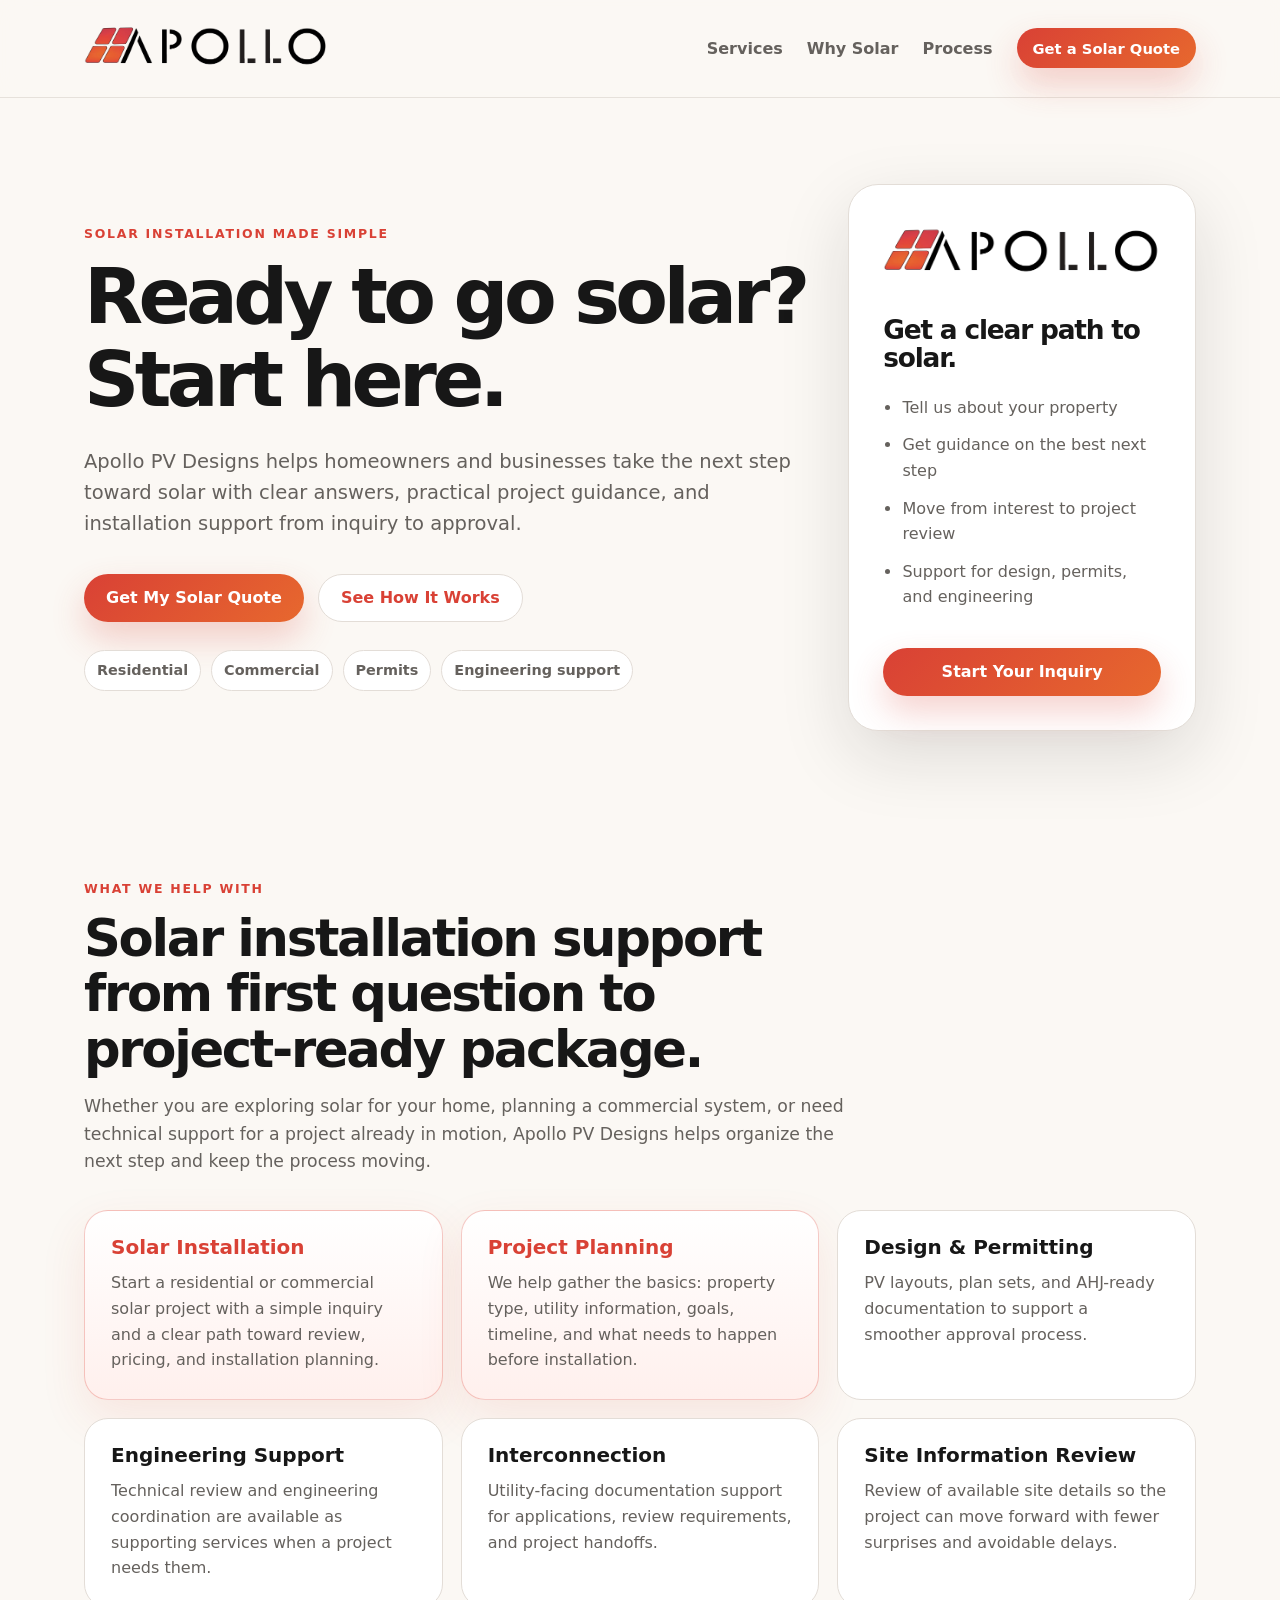
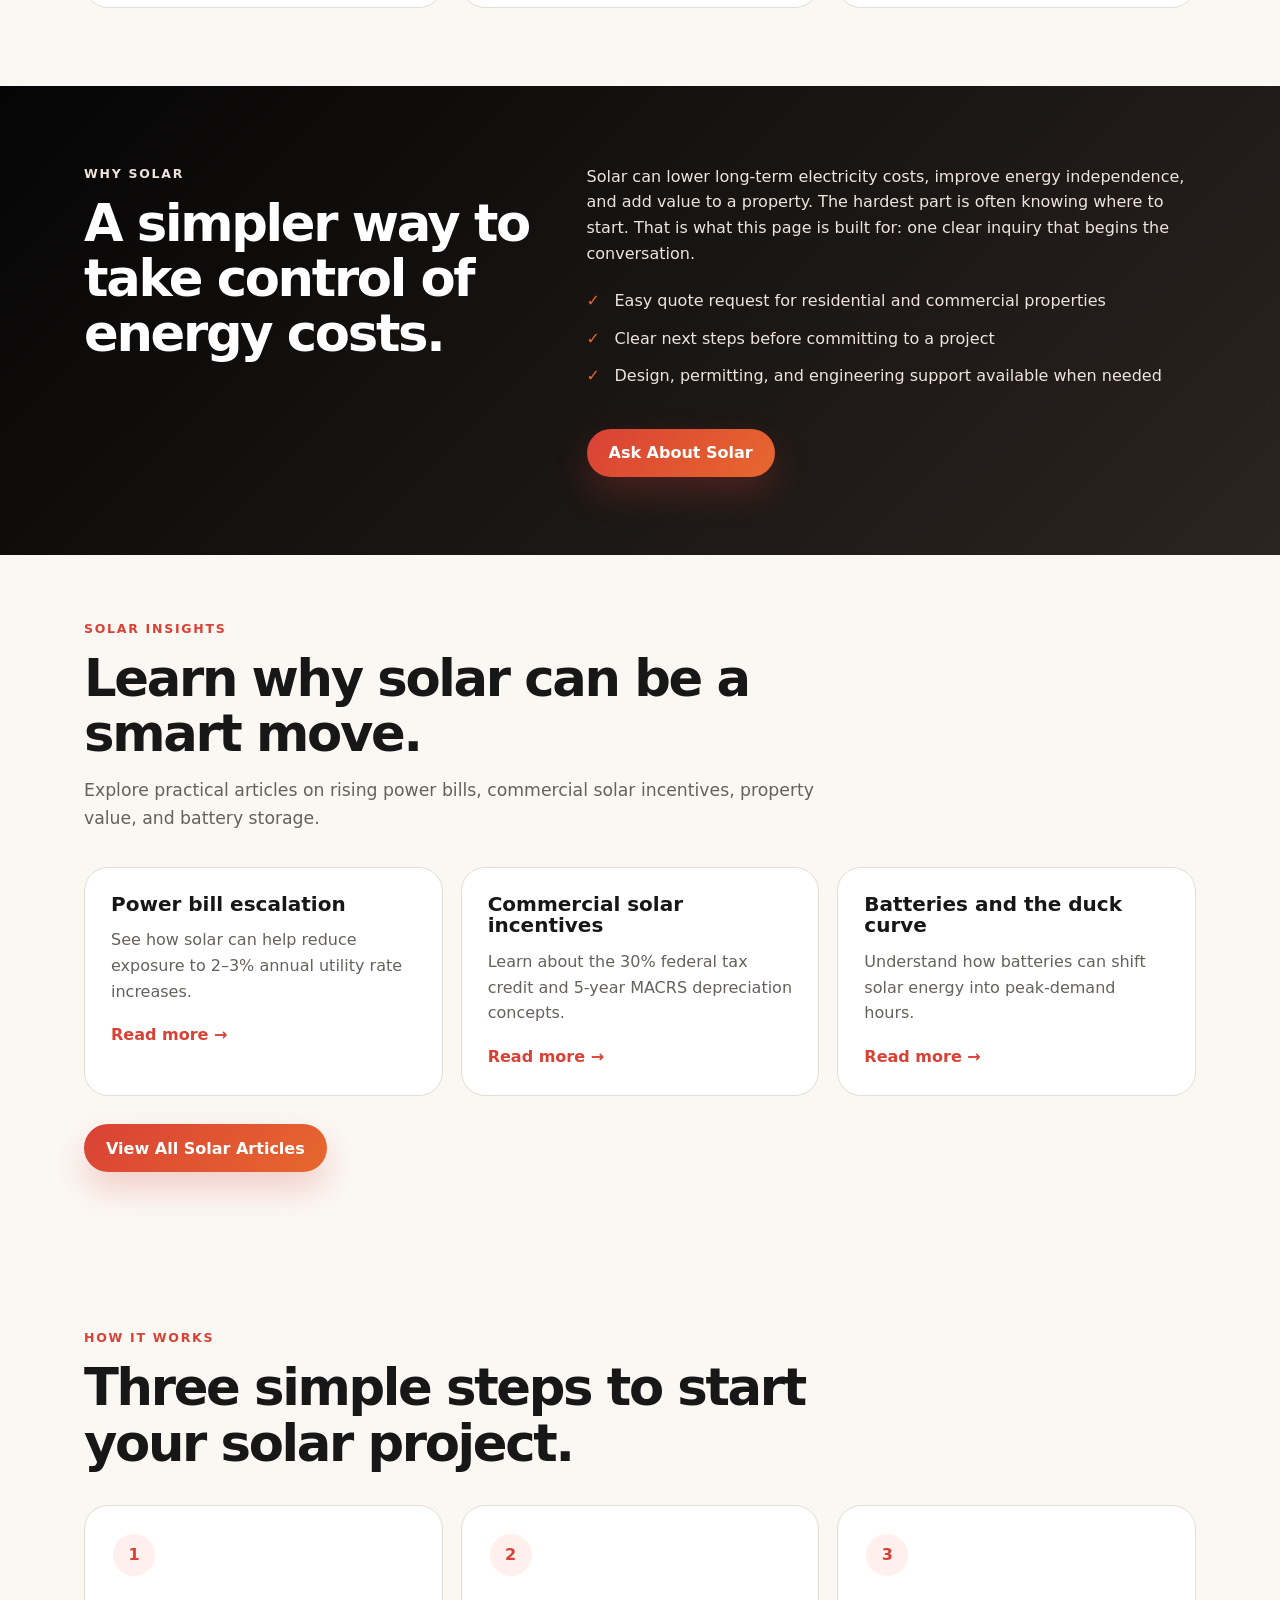
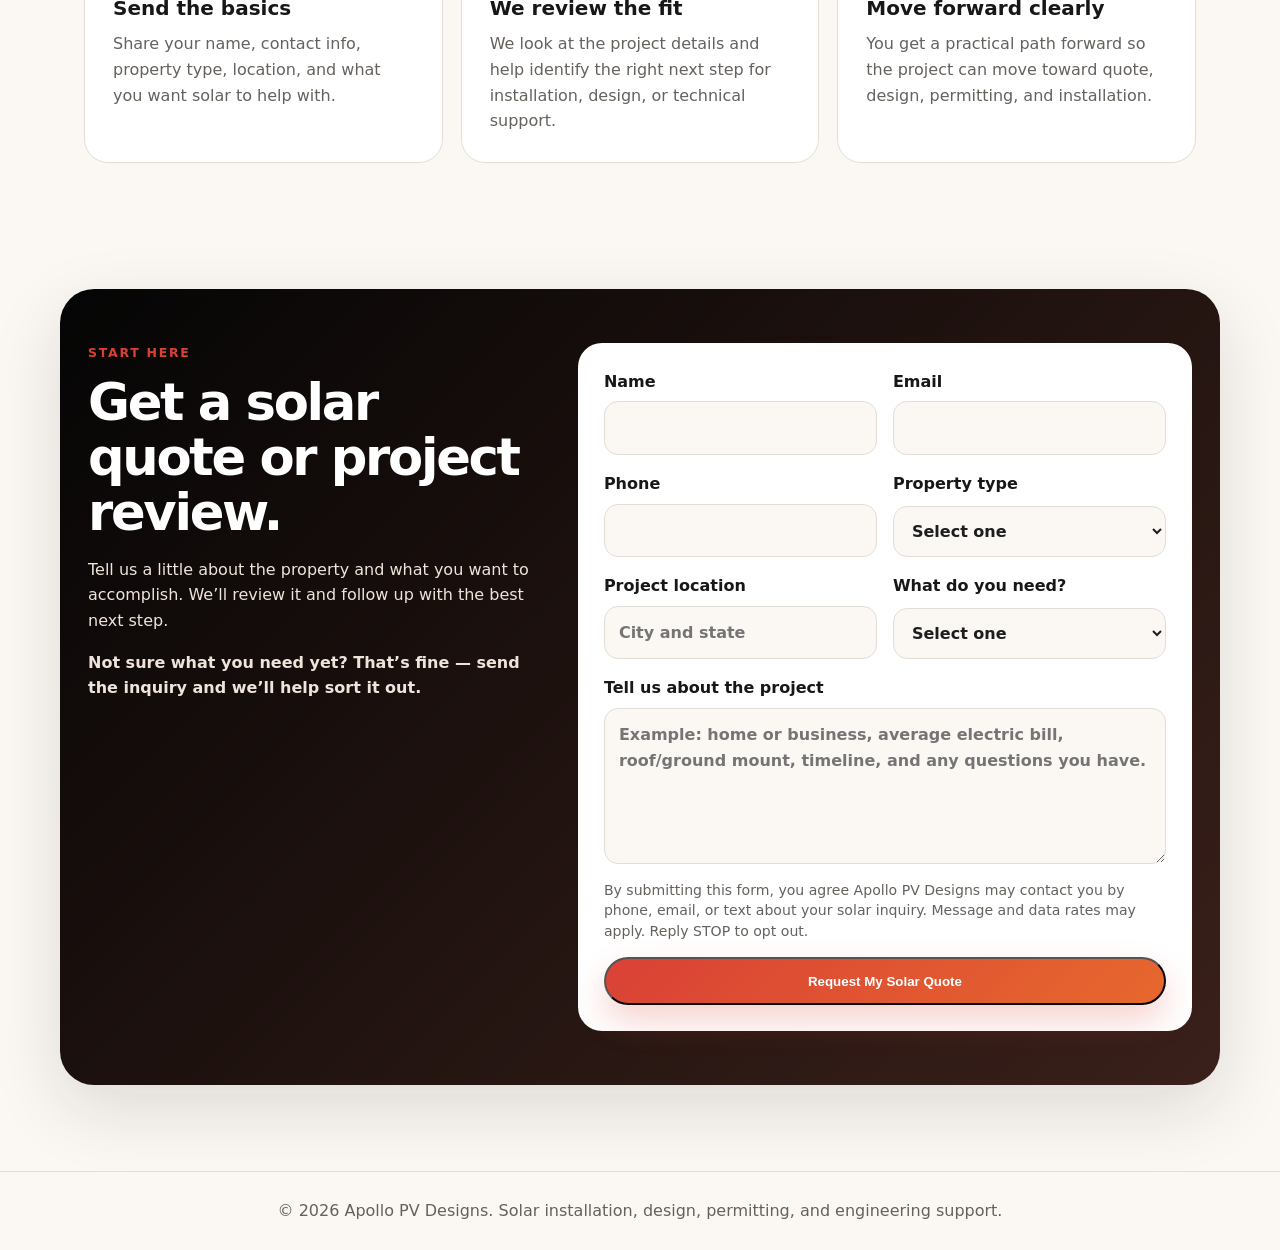
<file: index.html>
<!doctype html>
<html lang="en">
  <head>
    <meta charset="utf-8" />
    <meta name="viewport" content="width=device-width, initial-scale=1" />
    <title>Apollo PV Designs | Solar Installation & Project Support</title>
    <meta
      name="description"
      content="Apollo PV Designs helps homeowners and businesses start solar installation projects with clear guidance, responsive support, and design, permitting, and engineering coordination."
    />
    <link rel="stylesheet" href="styles.css" />
  </head>
  <body>
    <header class="site-header">
      <nav class="nav" aria-label="Primary navigation">
        <a class="brand" href="#top" aria-label="Apollo PV Designs home">
          <img class="brand-logo" src="assets/logo-transparent.png" alt="Apollo PV Designs" />
        </a>
        <div class="nav-links">
          <a href="#services">Services</a>
          <a href="blog/index.html">Why Solar</a>
          <a href="#process">Process</a>
          <a class="button button-small" href="#contact">Get a Solar Quote</a>
        </div>
      </nav>
    </header>

    <main id="top">
      <section class="hero">
        <div class="hero-content">
          <p class="eyebrow">Solar installation made simple</p>
          <h1>Ready to go solar? Start here.</h1>
          <p class="hero-copy">
            Apollo PV Designs helps homeowners and businesses take the next step toward solar with clear answers, practical project guidance, and installation support from inquiry to approval.
          </p>
          <div class="hero-actions">
            <a class="button" href="#contact">Get My Solar Quote</a>
            <a class="button button-secondary" href="#process">See How It Works</a>
          </div>
          <div class="trust-strip" aria-label="Solar project benefits">
            <span>Residential</span>
            <span>Commercial</span>
            <span>Permits</span>
            <span>Engineering support</span>
          </div>
        </div>
        <aside class="hero-card" aria-label="Solar inquiry callout">
          <img class="hero-logo" src="assets/logo-transparent.png" alt="Apollo PV Designs" />
          <h2>Get a clear path to solar.</h2>
          <ul>
            <li>Tell us about your property</li>
            <li>Get guidance on the best next step</li>
            <li>Move from interest to project review</li>
            <li>Support for design, permits, and engineering</li>
          </ul>
          <a class="button hero-card-button" href="#contact">Start Your Inquiry</a>
        </aside>
      </section>

      <section class="section" id="services">
        <div class="section-heading">
          <p class="eyebrow">What we help with</p>
          <h2>Solar installation support from first question to project-ready package.</h2>
          <p>
            Whether you are exploring solar for your home, planning a commercial system, or need technical support for a project already in motion, Apollo PV Designs helps organize the next step and keep the process moving.
          </p>
        </div>
        <div class="grid cards">
          <article class="card card-feature"><h3>Solar Installation</h3><p>Start a residential or commercial solar project with a simple inquiry and a clear path toward review, pricing, and installation planning.</p></article>
          <article class="card card-feature"><h3>Project Planning</h3><p>We help gather the basics: property type, utility information, goals, timeline, and what needs to happen before installation.</p></article>
          <article class="card"><h3>Design & Permitting</h3><p>PV layouts, plan sets, and AHJ-ready documentation to support a smoother approval process.</p></article>
          <article class="card"><h3>Engineering Support</h3><p>Technical review and engineering coordination are available as supporting services when a project needs them.</p></article>
          <article class="card"><h3>Interconnection</h3><p>Utility-facing documentation support for applications, review requirements, and project handoffs.</p></article>
          <article class="card"><h3>Site Information Review</h3><p>Review of available site details so the project can move forward with fewer surprises and avoidable delays.</p></article>
        </div>
      </section>

      <section class="section split" id="why-solar">
        <div>
          <p class="eyebrow">Why solar</p>
          <h2>A simpler way to take control of energy costs.</h2>
        </div>
        <div>
          <p>
            Solar can lower long-term electricity costs, improve energy independence, and add value to a property. The hardest part is often knowing where to start. That is what this page is built for: one clear inquiry that begins the conversation.
          </p>
          <ul class="check-list">
            <li>Easy quote request for residential and commercial properties</li>
            <li>Clear next steps before committing to a project</li>
            <li>Design, permitting, and engineering support available when needed</li>
          </ul>
          <a class="button split-button" href="#contact">Ask About Solar</a>
        </div>
      </section>

      <section class="section blog-preview" id="solar-insights">
        <div class="section-heading">
          <p class="eyebrow">Solar insights</p>
          <h2>Learn why solar can be a smart move.</h2>
          <p>Explore practical articles on rising power bills, commercial solar incentives, property value, and battery storage.</p>
        </div>
        <div class="grid insight-cards">
          <article class="card"><h3>Power bill escalation</h3><p>See how solar can help reduce exposure to 2–3% annual utility rate increases.</p><a class="text-link" href="blog/power-bill-escalation.html">Read more →</a></article>
          <article class="card"><h3>Commercial solar incentives</h3><p>Learn about the 30% federal tax credit and 5-year MACRS depreciation concepts.</p><a class="text-link" href="blog/commercial-solar-tax-credit-macrs.html">Read more →</a></article>
          <article class="card"><h3>Batteries and the duck curve</h3><p>Understand how batteries can shift solar energy into peak-demand hours.</p><a class="text-link" href="blog/duck-curve-batteries.html">Read more →</a></article>
        </div>
        <a class="button insights-button" href="blog/index.html">View All Solar Articles</a>
      </section>

      <section class="section process" id="process">
        <div class="section-heading">
          <p class="eyebrow">How it works</p>
          <h2>Three simple steps to start your solar project.</h2>
        </div>
        <div class="steps">
          <div class="step"><span>1</span><h3>Send the basics</h3><p>Share your name, contact info, property type, location, and what you want solar to help with.</p></div>
          <div class="step"><span>2</span><h3>We review the fit</h3><p>We look at the project details and help identify the right next step for installation, design, or technical support.</p></div>
          <div class="step"><span>3</span><h3>Move forward clearly</h3><p>You get a practical path forward so the project can move toward quote, design, permitting, and installation.</p></div>
        </div>
      </section>

      <section class="contact-section" id="contact">
        <div class="contact-copy">
          <p class="eyebrow">Start here</p>
          <h2>Get a solar quote or project review.</h2>
          <p>Tell us a little about the property and what you want to accomplish. We’ll review it and follow up with the best next step.</p>
          <p class="contact-note">Not sure what you need yet? That’s fine — send the inquiry and we’ll help sort it out.</p>
        </div>
        <form class="contact-form" name="project-inquiry" method="POST" action="/submit-inquiry.php">
          <input type="hidden" name="form-name" value="project-inquiry" />
          <p class="hidden-field">
            <label>Don’t fill this out if you’re human: <input name="bot-field" /></label>
          </p>
          <label>
            Name
            <input type="text" name="name" autocomplete="name" required />
          </label>
          <label>
            Email
            <input type="email" name="email" autocomplete="email" required />
          </label>
          <label>
            Phone
            <input type="tel" name="phone" autocomplete="tel" required />
          </label>
          <label>
            Property type
            <select name="project_type">
              <option value="">Select one</option>
              <option>Home / Residential</option>
              <option>Business / Commercial</option>
              <option>Industrial</option>
              <option>Installer, EPC, or developer project</option>
            </select>
          </label>
          <label>
            Project location
            <input type="text" name="location" autocomplete="address-level2" placeholder="City and state" />
          </label>
          <label>
            What do you need?
            <select name="need">
              <option value="">Select one</option>
              <option>Solar installation quote</option>
              <option>Solar design / permit package</option>
              <option>Engineering support</option>
              <option>Not sure yet</option>
            </select>
          </label>
          <label>
            Tell us about the project
            <textarea name="message" rows="5" placeholder="Example: home or business, average electric bill, roof/ground mount, timeline, and any questions you have." required></textarea>
          </label>
          <p class="sms-consent">By submitting this form, you agree Apollo PV Designs may contact you by phone, email, or text about your solar inquiry. Message and data rates may apply. Reply STOP to opt out.</p>
          <button class="button" type="submit">Request My Solar Quote</button>
        </form>
      </section>
    </main>

    <footer class="footer">
      <p>© <span id="year"></span> Apollo PV Designs. Solar installation, design, permitting, and engineering support.</p>
    </footer>

    <script>
      document.getElementById('year').textContent = new Date().getFullYear();
    </script>
  </body>
</html>
</file>
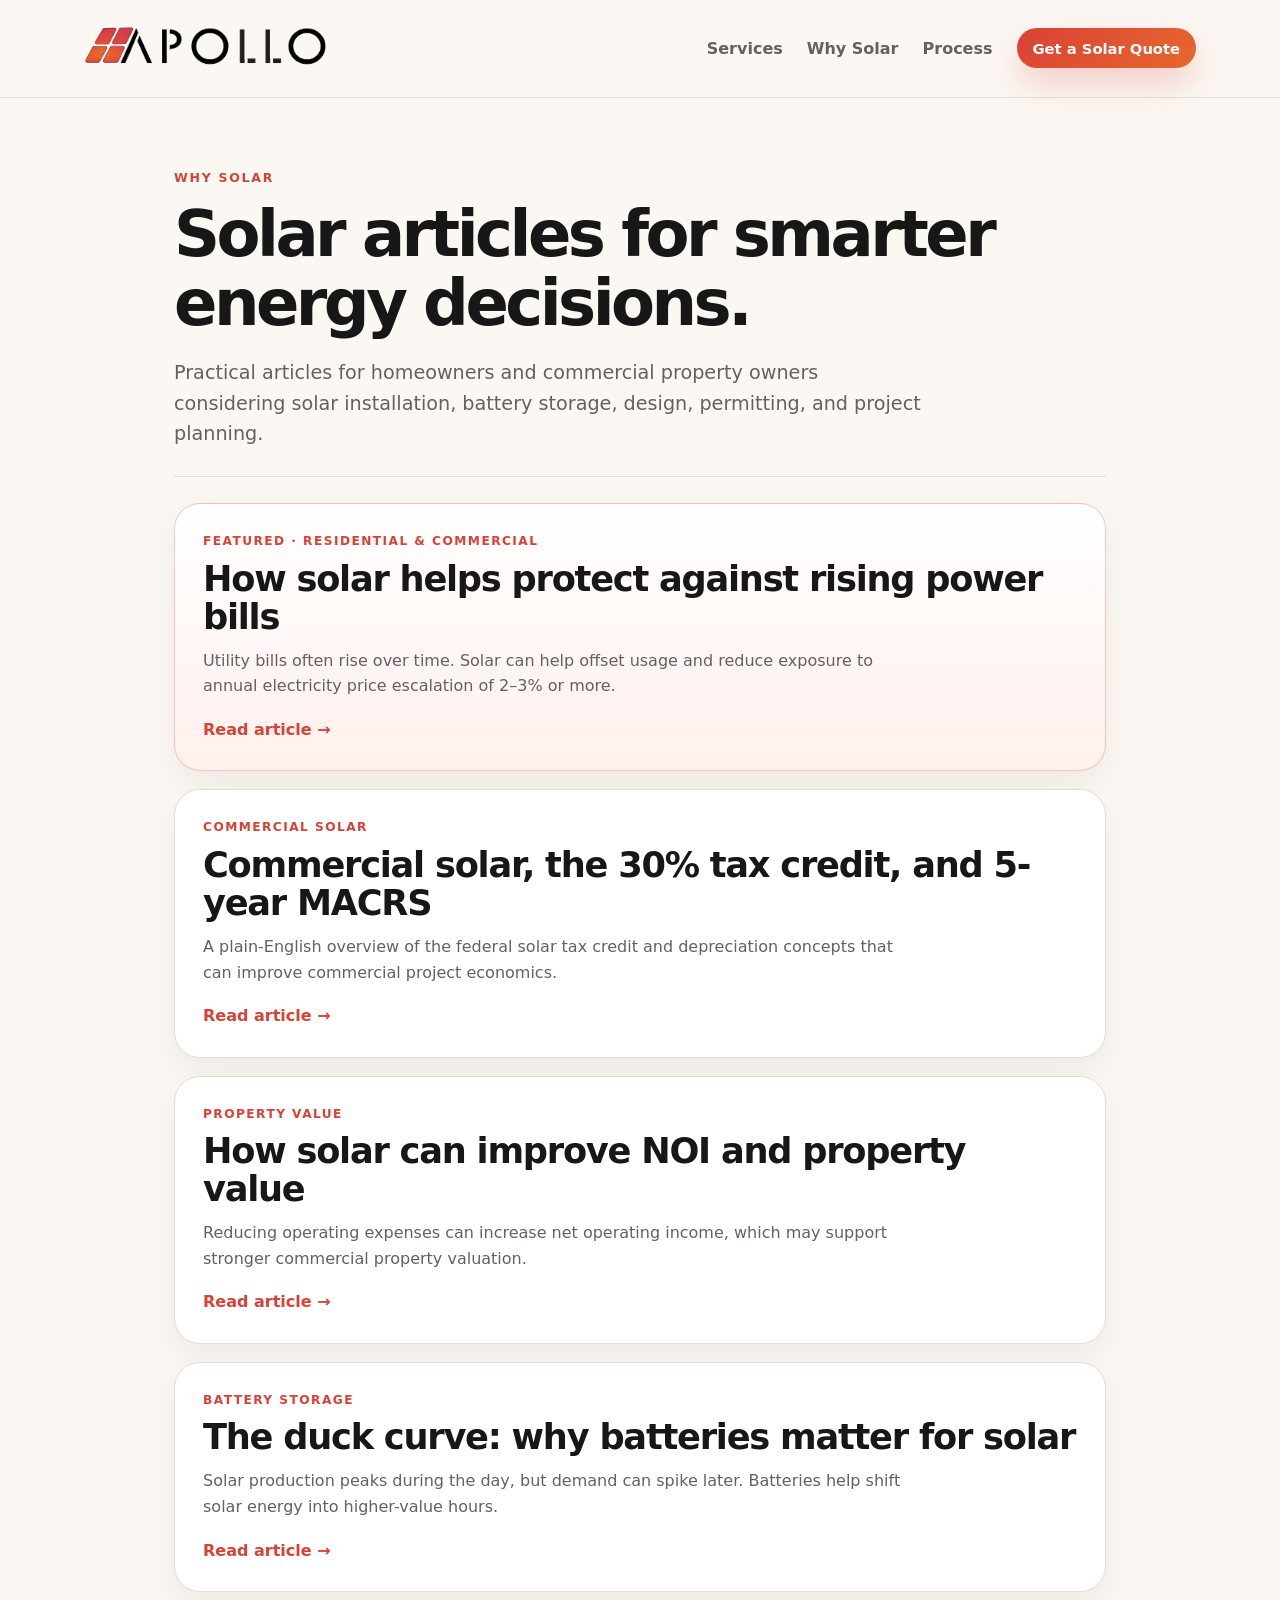
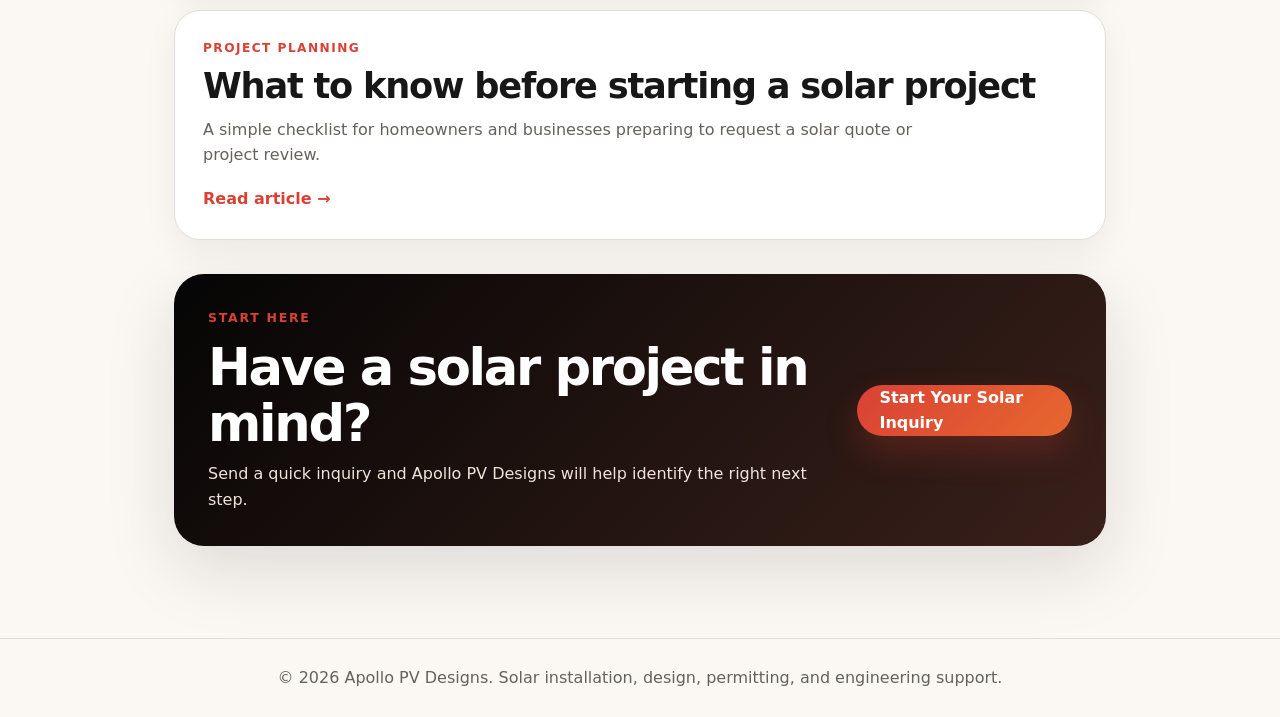
<file: blog/index.html>
<!doctype html>
<html lang="en">
  <head>
    <meta charset="utf-8" />
    <meta name="viewport" content="width=device-width, initial-scale=1" />
    <title>Why Solar | Apollo PV Designs</title>
    <meta name="description" content="Solar articles for homeowners and commercial property owners covering power bills, tax credits, property value, batteries, and project planning." />
    <link rel="stylesheet" href="../styles.css" />
  </head>
  <body>
    <header class="site-header">
      <nav class="nav" aria-label="Primary navigation">
        <a class="brand" href="../index.html#top" aria-label="Apollo PV Designs home">
          <img class="brand-logo" src="../assets/logo-transparent.png" alt="Apollo PV Designs" />
        </a>
        <div class="nav-links">
          <a href="../index.html#services">Services</a>
          <a href="index.html">Why Solar</a>
          <a href="../index.html#process">Process</a>
          <a class="button button-small" href="../index.html#contact">Get a Solar Quote</a>
        </div>
      </nav>
    </header>

    <main>
      <section class="topic-page clean-topic-page">
        <div class="topic-header clean-topic-header">
          <p class="eyebrow">Why Solar</p>
          <h1>Solar articles for smarter energy decisions.</h1>
          <p>
            Practical articles for homeowners and commercial property owners considering solar installation, battery storage, design, permitting, and project planning.
          </p>
        </div>

        <section class="clean-article-list" aria-label="Why Solar articles">
          <article class="clean-article-card featured-clean-card">
            <a href="power-bill-escalation.html">
              <p class="blog-meta">Featured · Residential & commercial</p>
              <h2>How solar helps protect against rising power bills</h2>
              <p>Utility bills often rise over time. Solar can help offset usage and reduce exposure to annual electricity price escalation of 2–3% or more.</p>
              <span class="text-link">Read article →</span>
            </a>
          </article>

          <article class="clean-article-card">
            <a href="commercial-solar-tax-credit-macrs.html">
              <p class="blog-meta">Commercial solar</p>
              <h2>Commercial solar, the 30% tax credit, and 5-year MACRS</h2>
              <p>A plain-English overview of the federal solar tax credit and depreciation concepts that can improve commercial project economics.</p>
              <span class="text-link">Read article →</span>
            </a>
          </article>

          <article class="clean-article-card">
            <a href="solar-noi-property-value.html">
              <p class="blog-meta">Property value</p>
              <h2>How solar can improve NOI and property value</h2>
              <p>Reducing operating expenses can increase net operating income, which may support stronger commercial property valuation.</p>
              <span class="text-link">Read article →</span>
            </a>
          </article>

          <article class="clean-article-card">
            <a href="duck-curve-batteries.html">
              <p class="blog-meta">Battery storage</p>
              <h2>The duck curve: why batteries matter for solar</h2>
              <p>Solar production peaks during the day, but demand can spike later. Batteries help shift solar energy into higher-value hours.</p>
              <span class="text-link">Read article →</span>
            </a>
          </article>

          <article class="clean-article-card">
            <a href="solar-project-starting-point.html">
              <p class="blog-meta">Project planning</p>
              <h2>What to know before starting a solar project</h2>
              <p>A simple checklist for homeowners and businesses preparing to request a solar quote or project review.</p>
              <span class="text-link">Read article →</span>
            </a>
          </article>
        </section>

        <section class="topic-cta clean-topic-cta">
          <div>
            <p class="eyebrow">Start here</p>
            <h2>Have a solar project in mind?</h2>
            <p>Send a quick inquiry and Apollo PV Designs will help identify the right next step.</p>
          </div>
          <a class="button" href="../index.html#contact">Start Your Solar Inquiry</a>
        </section>
      </section>
    </main>

    <footer class="footer">
      <p>© <span id="year"></span> Apollo PV Designs. Solar installation, design, permitting, and engineering support.</p>
    </footer>
    <script>document.getElementById('year').textContent = new Date().getFullYear();</script>
  </body>
</html>
</file>
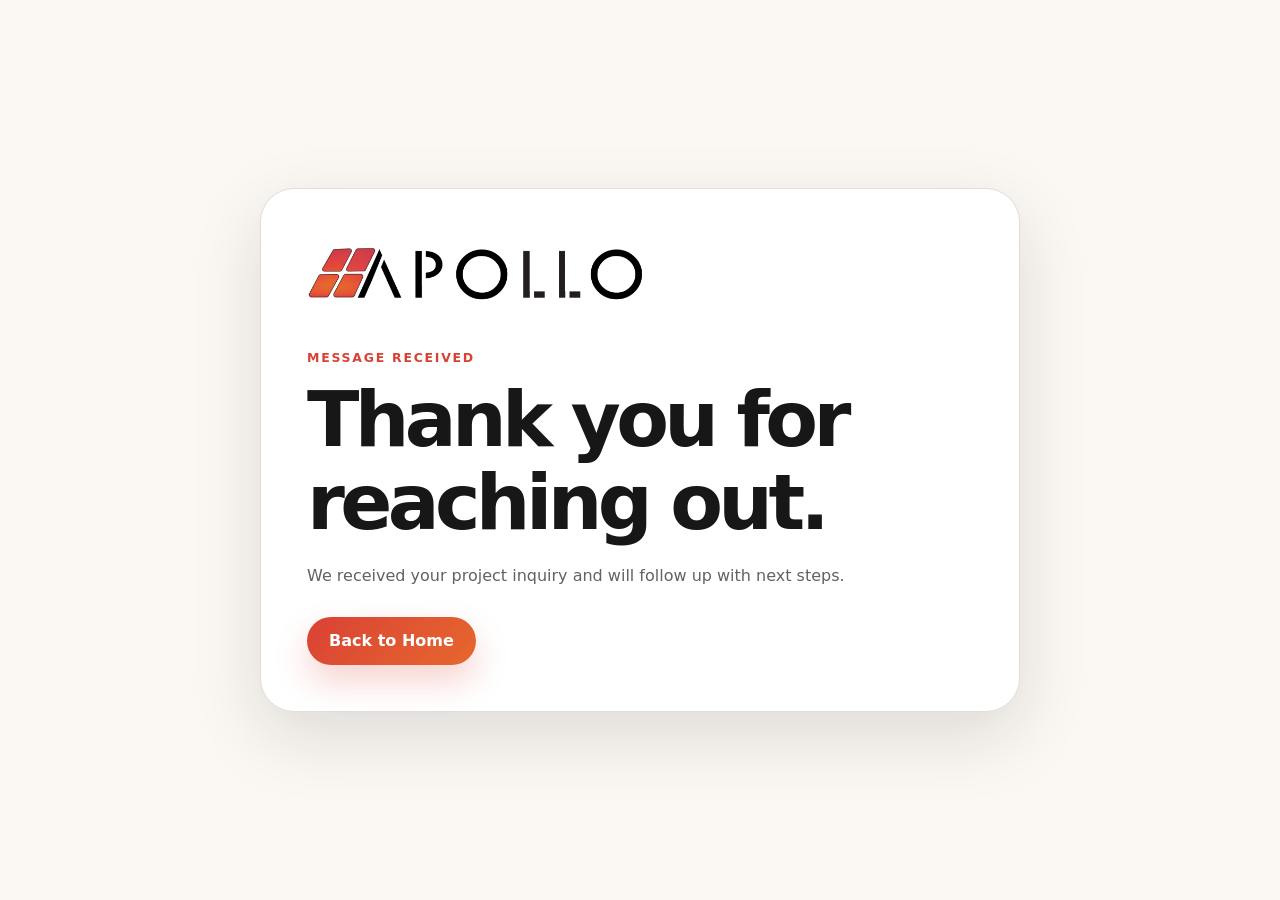
<file: thank-you.html>
<!doctype html>
<html lang="en">
  <head>
    <meta charset="utf-8" />
    <meta name="viewport" content="width=device-width, initial-scale=1" />
    <title>Thank You | Apollo PV Designs</title>
    <meta name="description" content="Thank you for contacting Apollo PV Designs." />
    <link rel="stylesheet" href="styles.css" />
  </head>
  <body>
    <main class="thank-you-page">
      <section class="thank-you-card">
        <img class="hero-logo" src="assets/logo-transparent.png" alt="Apollo PV Designs" />
        <p class="eyebrow">Message received</p>
        <h1>Thank you for reaching out.</h1>
        <p>We received your project inquiry and will follow up with next steps.</p>
        <a class="button" href="/">Back to Home</a>
      </section>
    </main>
  </body>
</html>
</file>
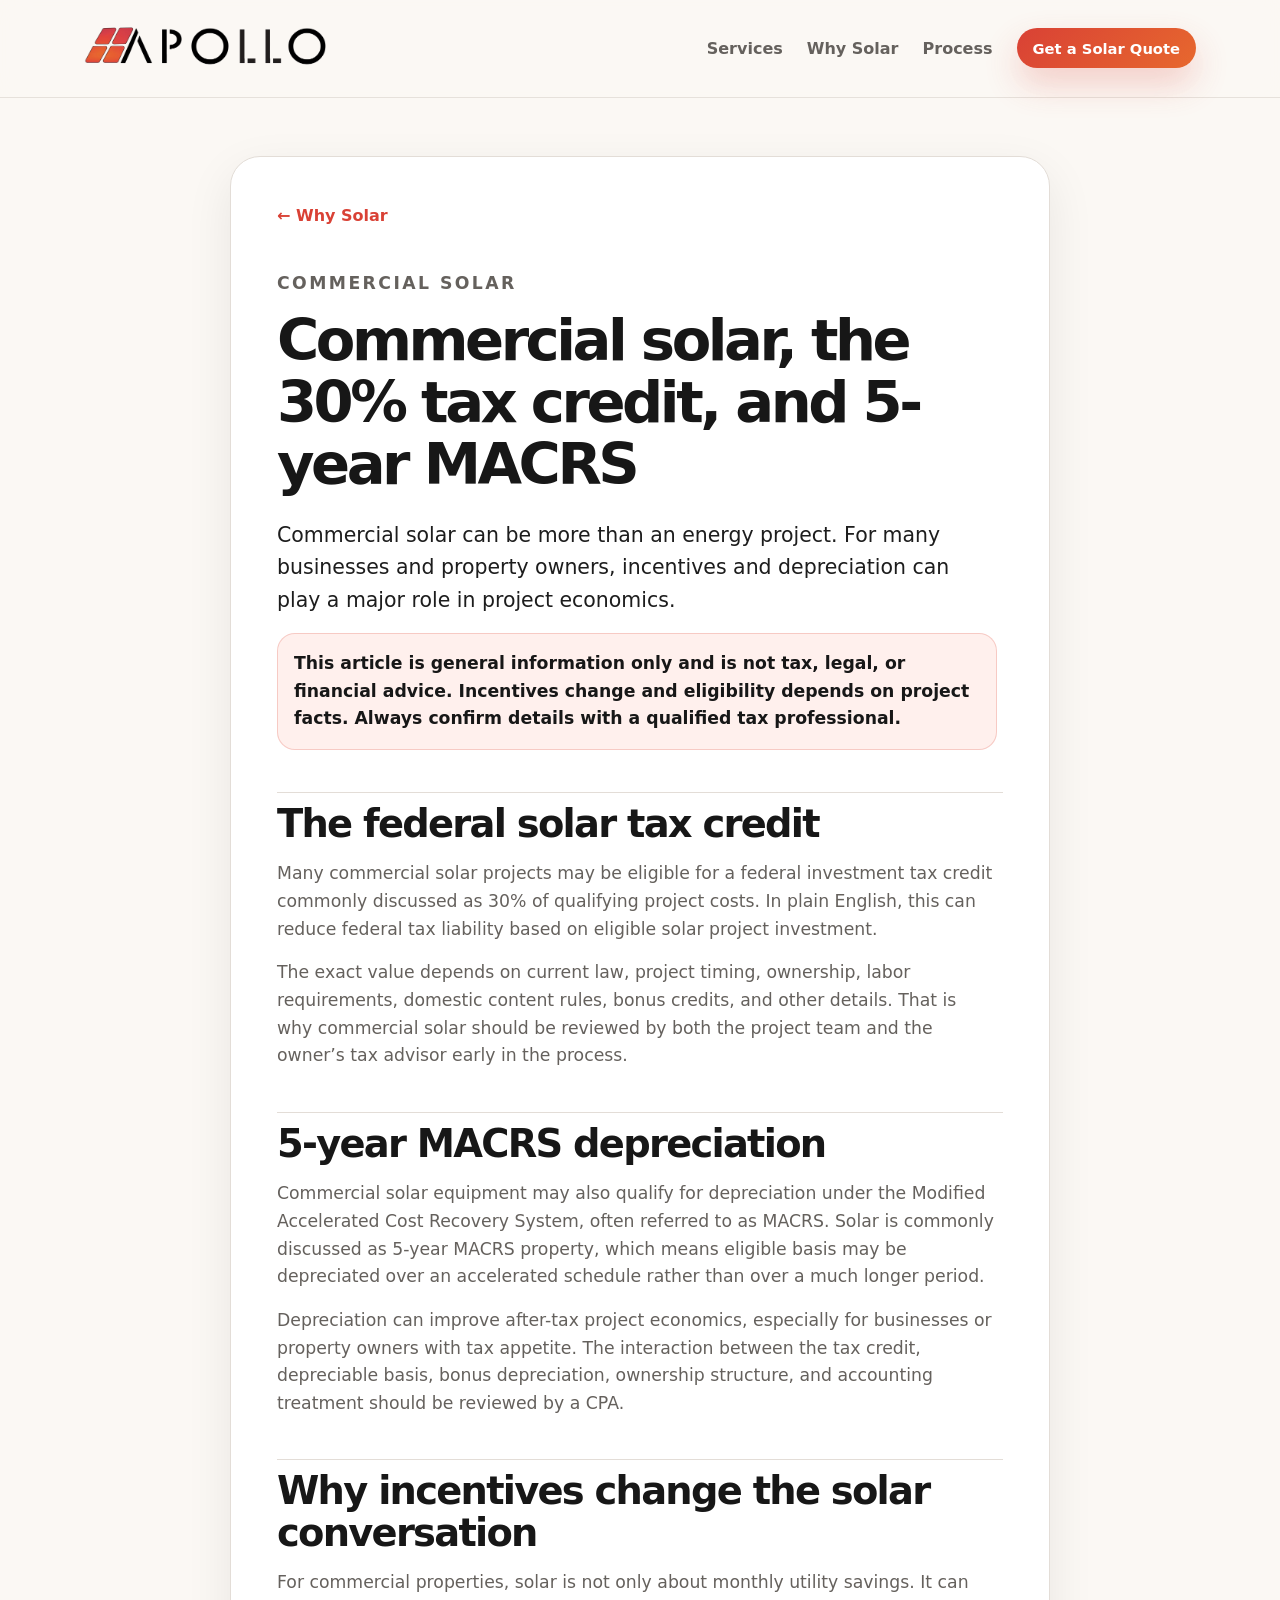
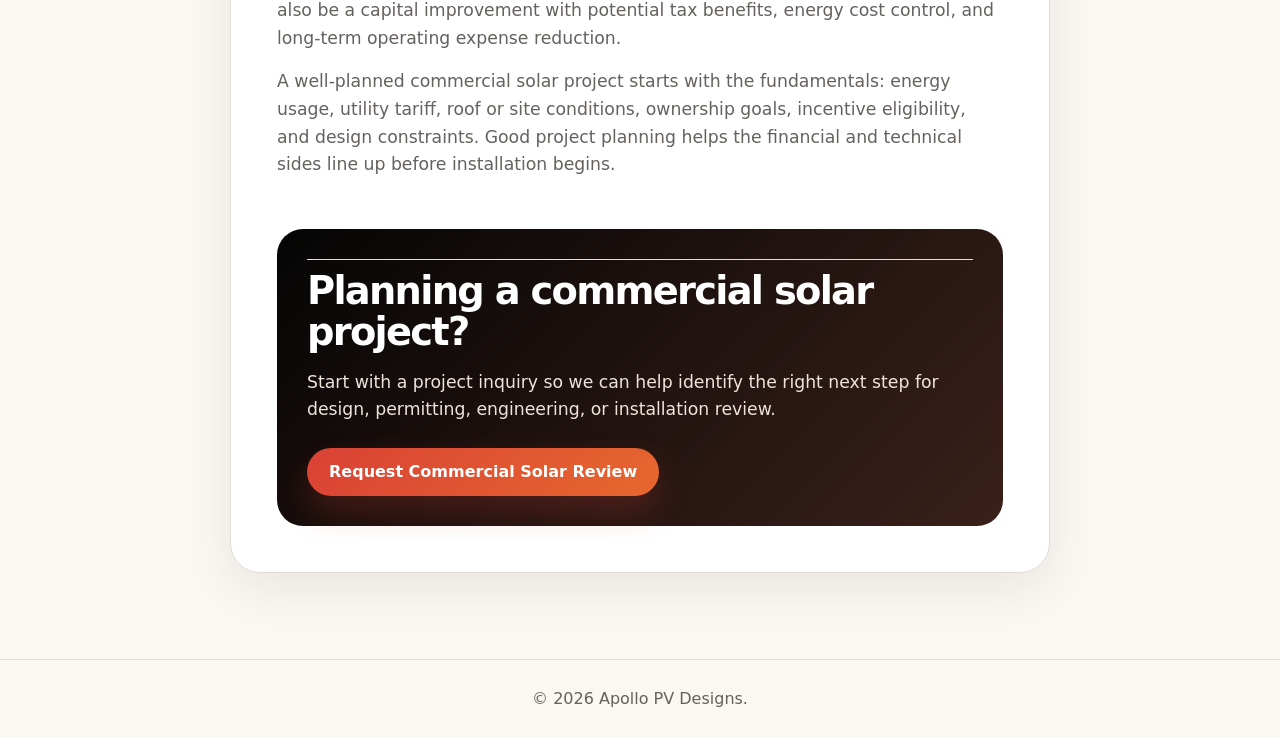
<file: blog/commercial-solar-tax-credit-macrs.html>
<!doctype html>
<html lang="en">
  <head>
    <meta charset="utf-8" />
    <meta name="viewport" content="width=device-width, initial-scale=1" />
    <title>Commercial Solar, the 30% Tax Credit, and 5-Year MACRS | Apollo PV Designs</title>
    <meta name="description" content="A practical overview of commercial solar incentives, including the federal 30% tax credit and 5-year MACRS depreciation." />
    <link rel="stylesheet" href="../styles.css" />
  </head>
  <body>
    <header class="site-header">
      <nav class="nav" aria-label="Primary navigation">
        <a class="brand" href="../index.html#top" aria-label="Apollo PV Designs home">
          <img class="brand-logo" src="../assets/logo-transparent.png" alt="Apollo PV Designs" />
        </a>
        <div class="nav-links">
          <a href="../index.html#services">Services</a>
          <a href="index.html">Why Solar</a>
          <a href="../index.html#process">Process</a>
          <a class="button button-small" href="../index.html#contact">Get a Solar Quote</a>
        </div>
      </nav>
    </header>
    <main>
      <article class="article">
        <a class="text-link" href="index.html">← Why Solar</a>
        <p class="eyebrow">Commercial solar</p>
        <h1>Commercial solar, the 30% tax credit, and 5-year MACRS</h1>
        <p class="article-lead">Commercial solar can be more than an energy project. For many businesses and property owners, incentives and depreciation can play a major role in project economics.</p>

        <p class="disclaimer">This article is general information only and is not tax, legal, or financial advice. Incentives change and eligibility depends on project facts. Always confirm details with a qualified tax professional.</p>

        <h2>The federal solar tax credit</h2>
        <p>Many commercial solar projects may be eligible for a federal investment tax credit commonly discussed as 30% of qualifying project costs. In plain English, this can reduce federal tax liability based on eligible solar project investment.</p>
        <p>The exact value depends on current law, project timing, ownership, labor requirements, domestic content rules, bonus credits, and other details. That is why commercial solar should be reviewed by both the project team and the owner’s tax advisor early in the process.</p>

        <h2>5-year MACRS depreciation</h2>
        <p>Commercial solar equipment may also qualify for depreciation under the Modified Accelerated Cost Recovery System, often referred to as MACRS. Solar is commonly discussed as 5-year MACRS property, which means eligible basis may be depreciated over an accelerated schedule rather than over a much longer period.</p>
        <p>Depreciation can improve after-tax project economics, especially for businesses or property owners with tax appetite. The interaction between the tax credit, depreciable basis, bonus depreciation, ownership structure, and accounting treatment should be reviewed by a CPA.</p>

        <h2>Why incentives change the solar conversation</h2>
        <p>For commercial properties, solar is not only about monthly utility savings. It can also be a capital improvement with potential tax benefits, energy cost control, and long-term operating expense reduction.</p>
        <p>A well-planned commercial solar project starts with the fundamentals: energy usage, utility tariff, roof or site conditions, ownership goals, incentive eligibility, and design constraints. Good project planning helps the financial and technical sides line up before installation begins.</p>

        <div class="article-callout"><h2>Planning a commercial solar project?</h2><p>Start with a project inquiry so we can help identify the right next step for design, permitting, engineering, or installation review.</p><a class="button" href="../index.html#contact">Request Commercial Solar Review</a></div>
      </article>
    </main>
    <footer class="footer"><p>© <span id="year"></span> Apollo PV Designs.</p></footer><script>document.getElementById('year').textContent = new Date().getFullYear();</script>
  </body>
</html>
</file>
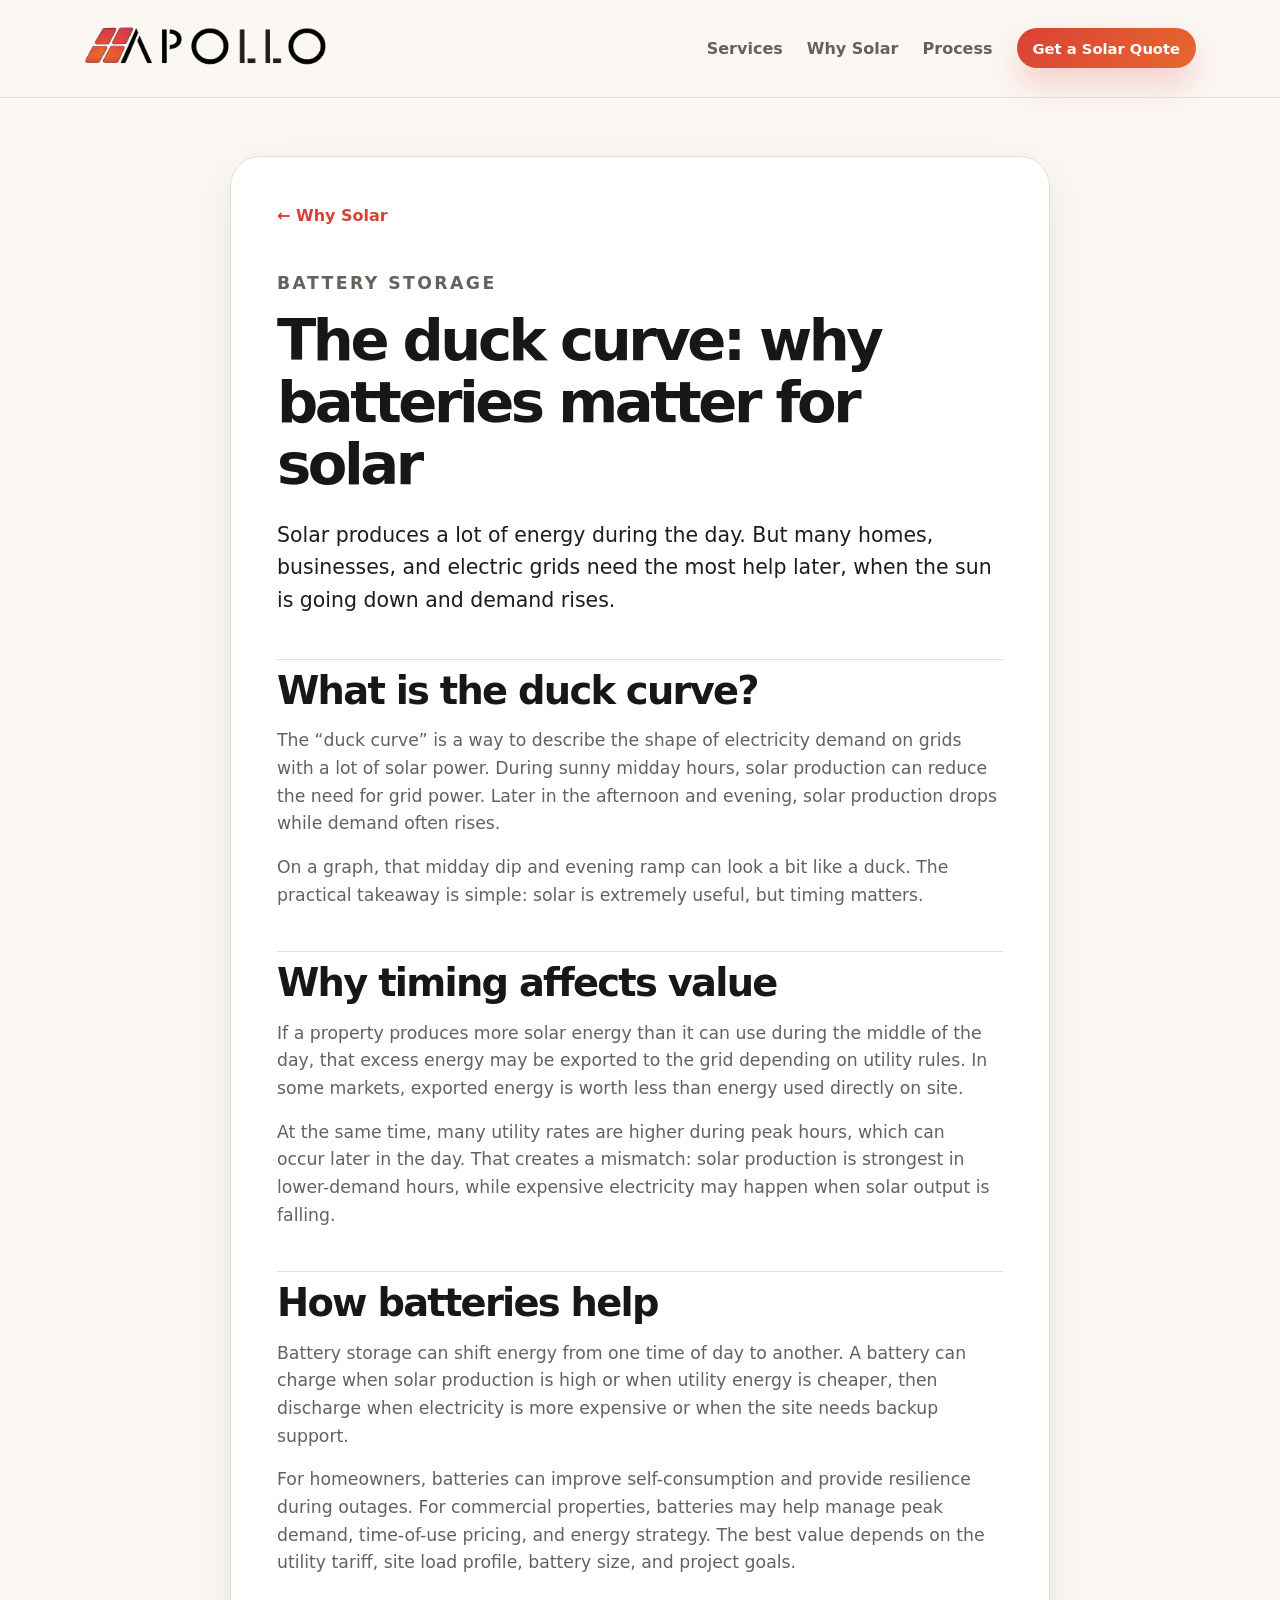
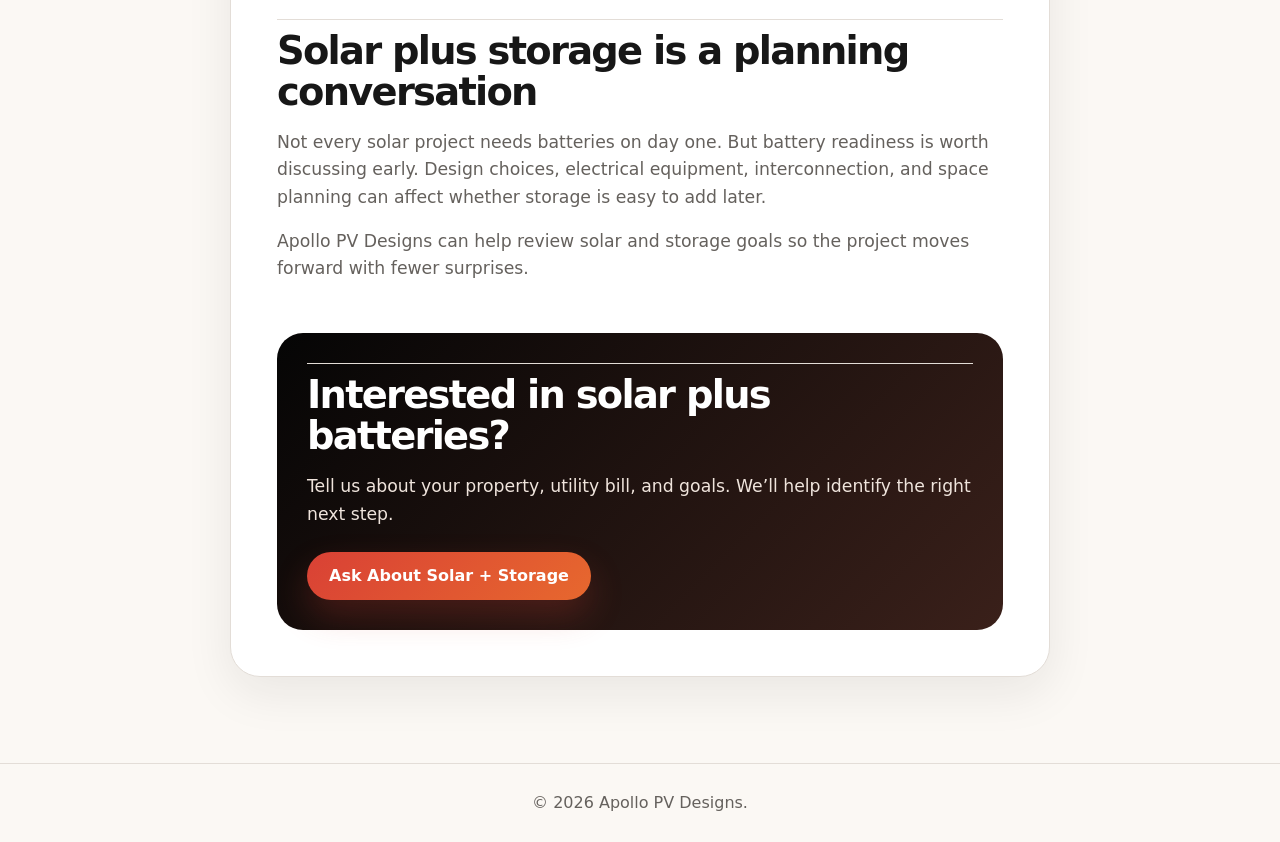
<file: blog/duck-curve-batteries.html>
<!doctype html>
<html lang="en">
  <head>
    <meta charset="utf-8" />
    <meta name="viewport" content="width=device-width, initial-scale=1" />
    <title>The Duck Curve: Why Batteries Matter for Solar | Apollo PV Designs</title>
    <meta name="description" content="Understand the duck curve and how battery storage can help shift solar energy from low-demand hours into peak-use hours." />
    <link rel="stylesheet" href="../styles.css" />
  </head>
  <body>
    <header class="site-header">
      <nav class="nav" aria-label="Primary navigation">
        <a class="brand" href="../index.html#top" aria-label="Apollo PV Designs home">
          <img class="brand-logo" src="../assets/logo-transparent.png" alt="Apollo PV Designs" />
        </a>
        <div class="nav-links">
          <a href="../index.html#services">Services</a>
          <a href="index.html">Why Solar</a>
          <a href="../index.html#process">Process</a>
          <a class="button button-small" href="../index.html#contact">Get a Solar Quote</a>
        </div>
      </nav>
    </header>
    <main>
      <article class="article">
        <a class="text-link" href="index.html">← Why Solar</a>
        <p class="eyebrow">Battery storage</p>
        <h1>The duck curve: why batteries matter for solar</h1>
        <p class="article-lead">Solar produces a lot of energy during the day. But many homes, businesses, and electric grids need the most help later, when the sun is going down and demand rises.</p>

        <h2>What is the duck curve?</h2>
        <p>The “duck curve” is a way to describe the shape of electricity demand on grids with a lot of solar power. During sunny midday hours, solar production can reduce the need for grid power. Later in the afternoon and evening, solar production drops while demand often rises.</p>
        <p>On a graph, that midday dip and evening ramp can look a bit like a duck. The practical takeaway is simple: solar is extremely useful, but timing matters.</p>

        <h2>Why timing affects value</h2>
        <p>If a property produces more solar energy than it can use during the middle of the day, that excess energy may be exported to the grid depending on utility rules. In some markets, exported energy is worth less than energy used directly on site.</p>
        <p>At the same time, many utility rates are higher during peak hours, which can occur later in the day. That creates a mismatch: solar production is strongest in lower-demand hours, while expensive electricity may happen when solar output is falling.</p>

        <h2>How batteries help</h2>
        <p>Battery storage can shift energy from one time of day to another. A battery can charge when solar production is high or when utility energy is cheaper, then discharge when electricity is more expensive or when the site needs backup support.</p>
        <p>For homeowners, batteries can improve self-consumption and provide resilience during outages. For commercial properties, batteries may help manage peak demand, time-of-use pricing, and energy strategy. The best value depends on the utility tariff, site load profile, battery size, and project goals.</p>

        <h2>Solar plus storage is a planning conversation</h2>
        <p>Not every solar project needs batteries on day one. But battery readiness is worth discussing early. Design choices, electrical equipment, interconnection, and space planning can affect whether storage is easy to add later.</p>
        <p>Apollo PV Designs can help review solar and storage goals so the project moves forward with fewer surprises.</p>

        <div class="article-callout"><h2>Interested in solar plus batteries?</h2><p>Tell us about your property, utility bill, and goals. We’ll help identify the right next step.</p><a class="button" href="../index.html#contact">Ask About Solar + Storage</a></div>
      </article>
    </main>
    <footer class="footer"><p>© <span id="year"></span> Apollo PV Designs.</p></footer><script>document.getElementById('year').textContent = new Date().getFullYear();</script>
  </body>
</html>
</file>
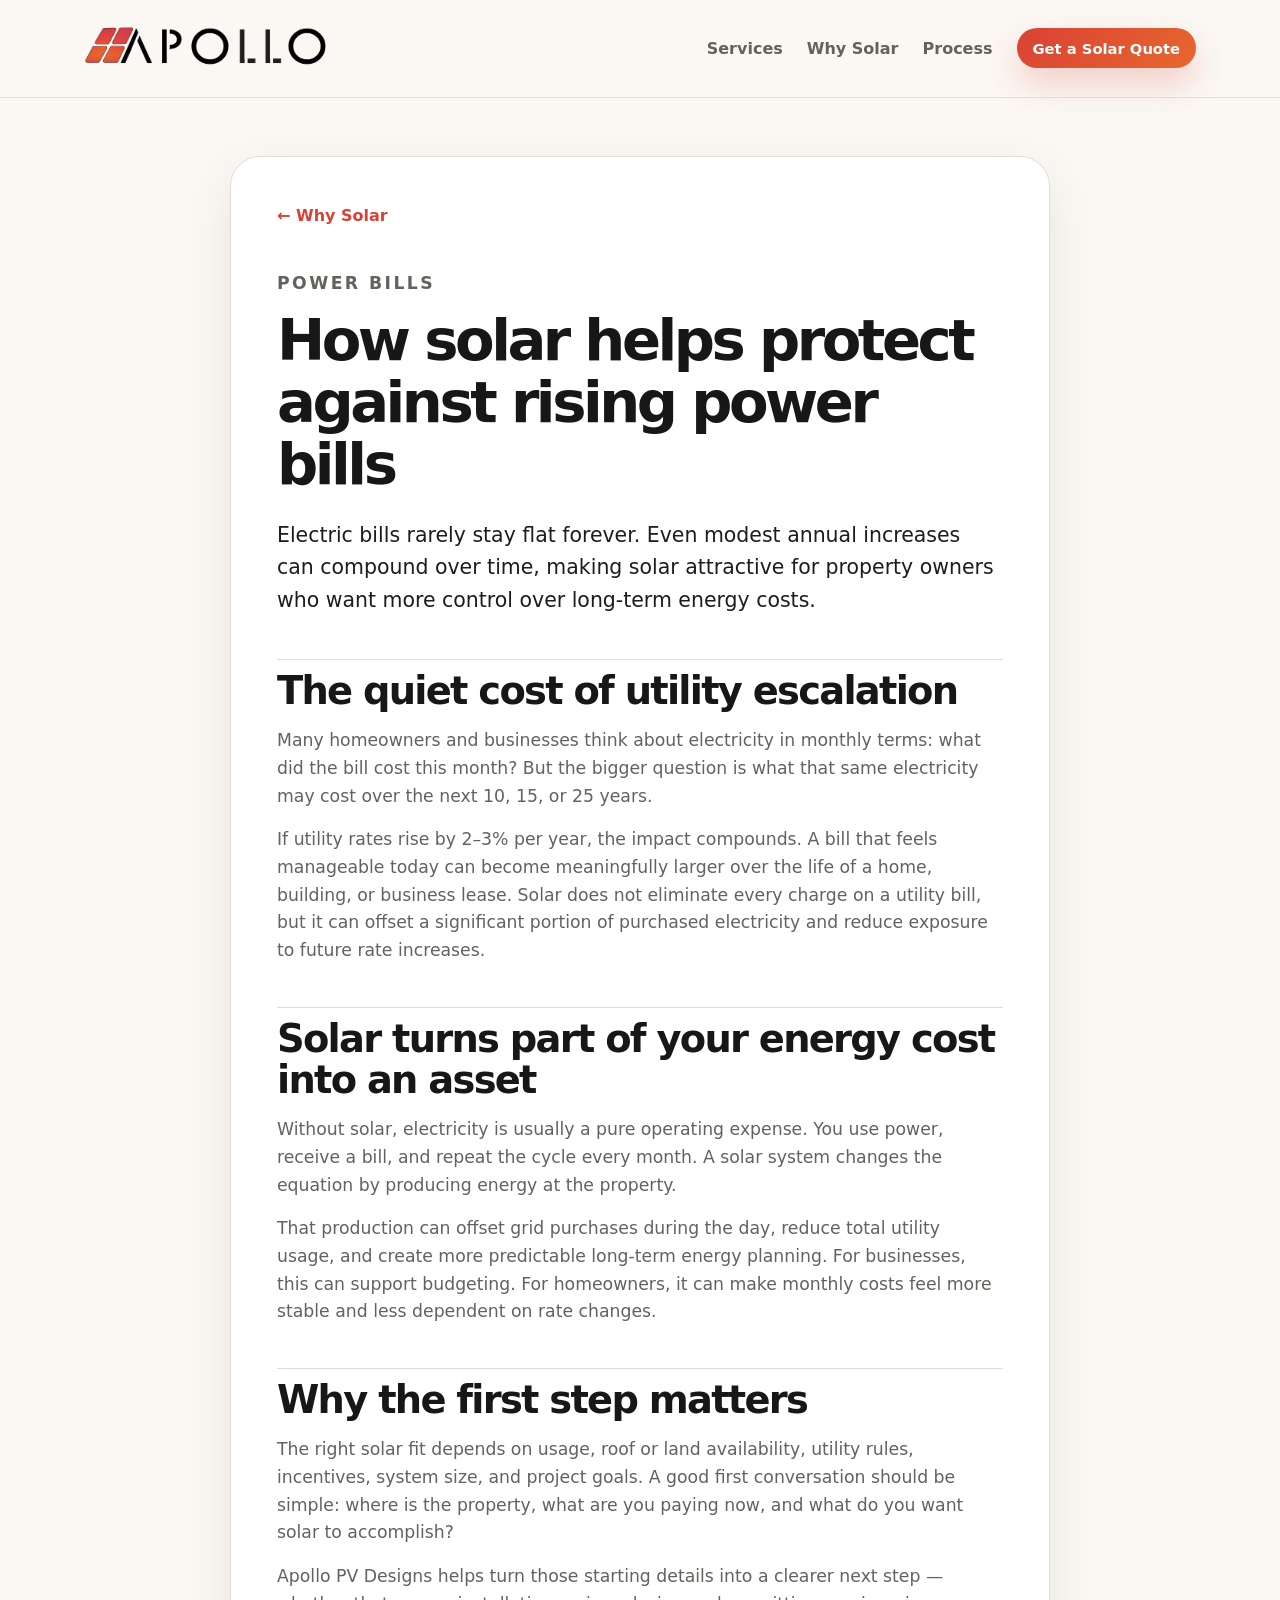
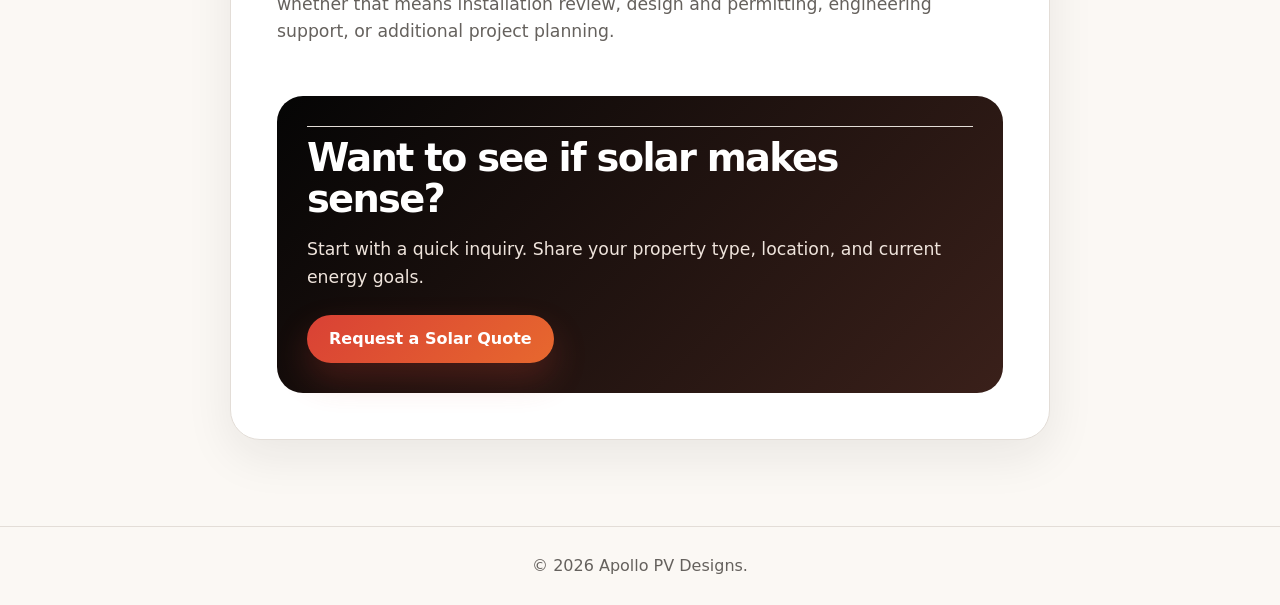
<file: blog/power-bill-escalation.html>
<!doctype html>
<html lang="en">
  <head>
    <meta charset="utf-8" />
    <meta name="viewport" content="width=device-width, initial-scale=1" />
    <title>How Solar Helps Protect Against Rising Power Bills | Apollo PV Designs</title>
    <meta name="description" content="Learn how solar can help reduce exposure to rising electricity rates and annual utility bill escalation." />
    <link rel="stylesheet" href="../styles.css" />
  </head>
  <body>
    <header class="site-header">
      <nav class="nav" aria-label="Primary navigation">
        <a class="brand" href="../index.html#top" aria-label="Apollo PV Designs home">
          <img class="brand-logo" src="../assets/logo-transparent.png" alt="Apollo PV Designs" />
        </a>
        <div class="nav-links">
          <a href="../index.html#services">Services</a>
          <a href="index.html">Why Solar</a>
          <a href="../index.html#process">Process</a>
          <a class="button button-small" href="../index.html#contact">Get a Solar Quote</a>
        </div>
      </nav>
    </header>
    <main>
      <article class="article">
        <a class="text-link" href="index.html">← Why Solar</a>
        <p class="eyebrow">Power bills</p>
        <h1>How solar helps protect against rising power bills</h1>
        <p class="article-lead">Electric bills rarely stay flat forever. Even modest annual increases can compound over time, making solar attractive for property owners who want more control over long-term energy costs.</p>

        <h2>The quiet cost of utility escalation</h2>
        <p>Many homeowners and businesses think about electricity in monthly terms: what did the bill cost this month? But the bigger question is what that same electricity may cost over the next 10, 15, or 25 years.</p>
        <p>If utility rates rise by 2–3% per year, the impact compounds. A bill that feels manageable today can become meaningfully larger over the life of a home, building, or business lease. Solar does not eliminate every charge on a utility bill, but it can offset a significant portion of purchased electricity and reduce exposure to future rate increases.</p>

        <h2>Solar turns part of your energy cost into an asset</h2>
        <p>Without solar, electricity is usually a pure operating expense. You use power, receive a bill, and repeat the cycle every month. A solar system changes the equation by producing energy at the property.</p>
        <p>That production can offset grid purchases during the day, reduce total utility usage, and create more predictable long-term energy planning. For businesses, this can support budgeting. For homeowners, it can make monthly costs feel more stable and less dependent on rate changes.</p>

        <h2>Why the first step matters</h2>
        <p>The right solar fit depends on usage, roof or land availability, utility rules, incentives, system size, and project goals. A good first conversation should be simple: where is the property, what are you paying now, and what do you want solar to accomplish?</p>
        <p>Apollo PV Designs helps turn those starting details into a clearer next step — whether that means installation review, design and permitting, engineering support, or additional project planning.</p>

        <div class="article-callout"><h2>Want to see if solar makes sense?</h2><p>Start with a quick inquiry. Share your property type, location, and current energy goals.</p><a class="button" href="../index.html#contact">Request a Solar Quote</a></div>
      </article>
    </main>
    <footer class="footer"><p>© <span id="year"></span> Apollo PV Designs.</p></footer><script>document.getElementById('year').textContent = new Date().getFullYear();</script>
  </body>
</html>
</file>
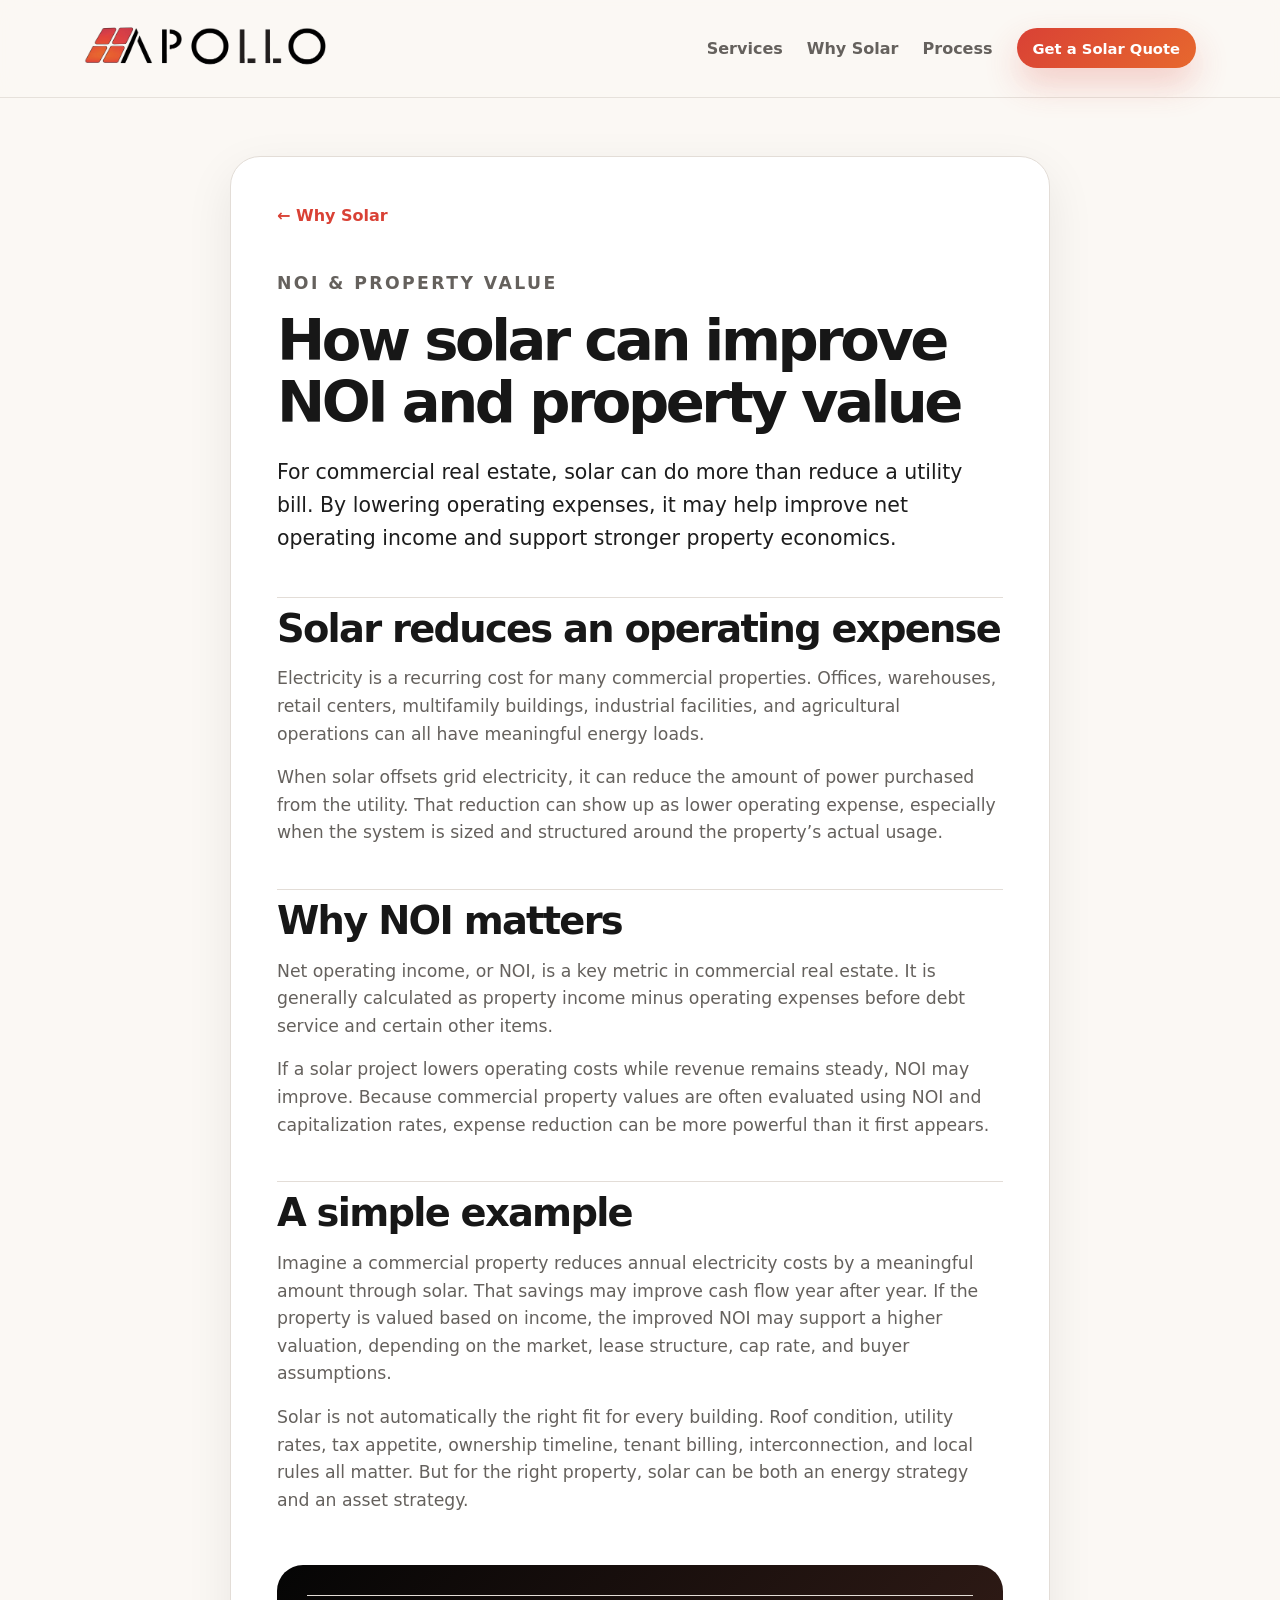
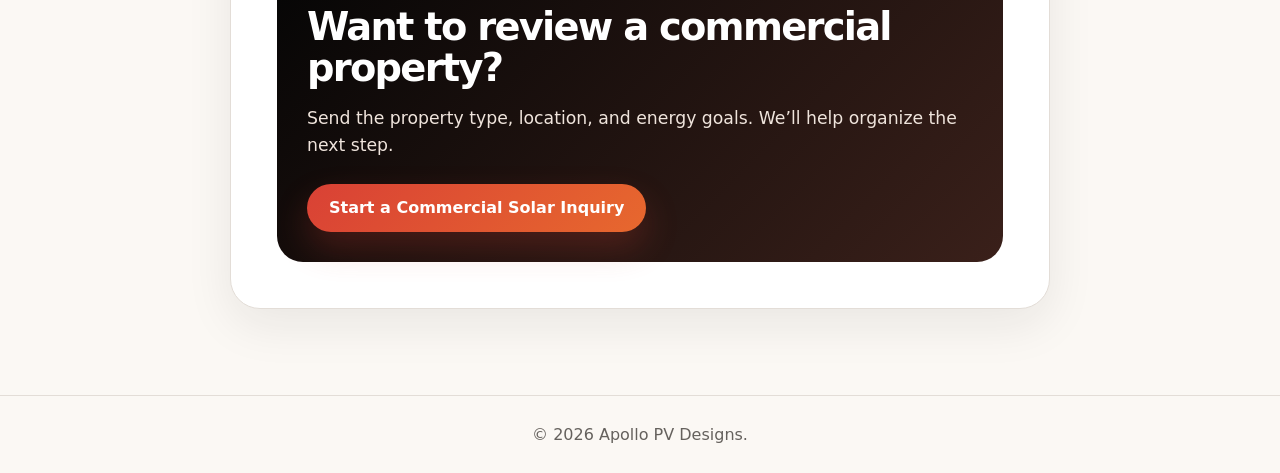
<file: blog/solar-noi-property-value.html>
<!doctype html>
<html lang="en">
  <head>
    <meta charset="utf-8" />
    <meta name="viewport" content="width=device-width, initial-scale=1" />
    <title>How Solar Can Improve NOI and Property Value | Apollo PV Designs</title>
    <meta name="description" content="Learn how commercial solar can reduce operating expenses, improve net operating income, and potentially support property value." />
    <link rel="stylesheet" href="../styles.css" />
  </head>
  <body>
    <header class="site-header">
      <nav class="nav" aria-label="Primary navigation">
        <a class="brand" href="../index.html#top" aria-label="Apollo PV Designs home">
          <img class="brand-logo" src="../assets/logo-transparent.png" alt="Apollo PV Designs" />
        </a>
        <div class="nav-links">
          <a href="../index.html#services">Services</a>
          <a href="index.html">Why Solar</a>
          <a href="../index.html#process">Process</a>
          <a class="button button-small" href="../index.html#contact">Get a Solar Quote</a>
        </div>
      </nav>
    </header>
    <main>
      <article class="article">
        <a class="text-link" href="index.html">← Why Solar</a>
        <p class="eyebrow">NOI & property value</p>
        <h1>How solar can improve NOI and property value</h1>
        <p class="article-lead">For commercial real estate, solar can do more than reduce a utility bill. By lowering operating expenses, it may help improve net operating income and support stronger property economics.</p>

        <h2>Solar reduces an operating expense</h2>
        <p>Electricity is a recurring cost for many commercial properties. Offices, warehouses, retail centers, multifamily buildings, industrial facilities, and agricultural operations can all have meaningful energy loads.</p>
        <p>When solar offsets grid electricity, it can reduce the amount of power purchased from the utility. That reduction can show up as lower operating expense, especially when the system is sized and structured around the property’s actual usage.</p>

        <h2>Why NOI matters</h2>
        <p>Net operating income, or NOI, is a key metric in commercial real estate. It is generally calculated as property income minus operating expenses before debt service and certain other items.</p>
        <p>If a solar project lowers operating costs while revenue remains steady, NOI may improve. Because commercial property values are often evaluated using NOI and capitalization rates, expense reduction can be more powerful than it first appears.</p>

        <h2>A simple example</h2>
        <p>Imagine a commercial property reduces annual electricity costs by a meaningful amount through solar. That savings may improve cash flow year after year. If the property is valued based on income, the improved NOI may support a higher valuation, depending on the market, lease structure, cap rate, and buyer assumptions.</p>
        <p>Solar is not automatically the right fit for every building. Roof condition, utility rates, tax appetite, ownership timeline, tenant billing, interconnection, and local rules all matter. But for the right property, solar can be both an energy strategy and an asset strategy.</p>

        <div class="article-callout"><h2>Want to review a commercial property?</h2><p>Send the property type, location, and energy goals. We’ll help organize the next step.</p><a class="button" href="../index.html#contact">Start a Commercial Solar Inquiry</a></div>
      </article>
    </main>
    <footer class="footer"><p>© <span id="year"></span> Apollo PV Designs.</p></footer><script>document.getElementById('year').textContent = new Date().getFullYear();</script>
  </body>
</html>
</file>
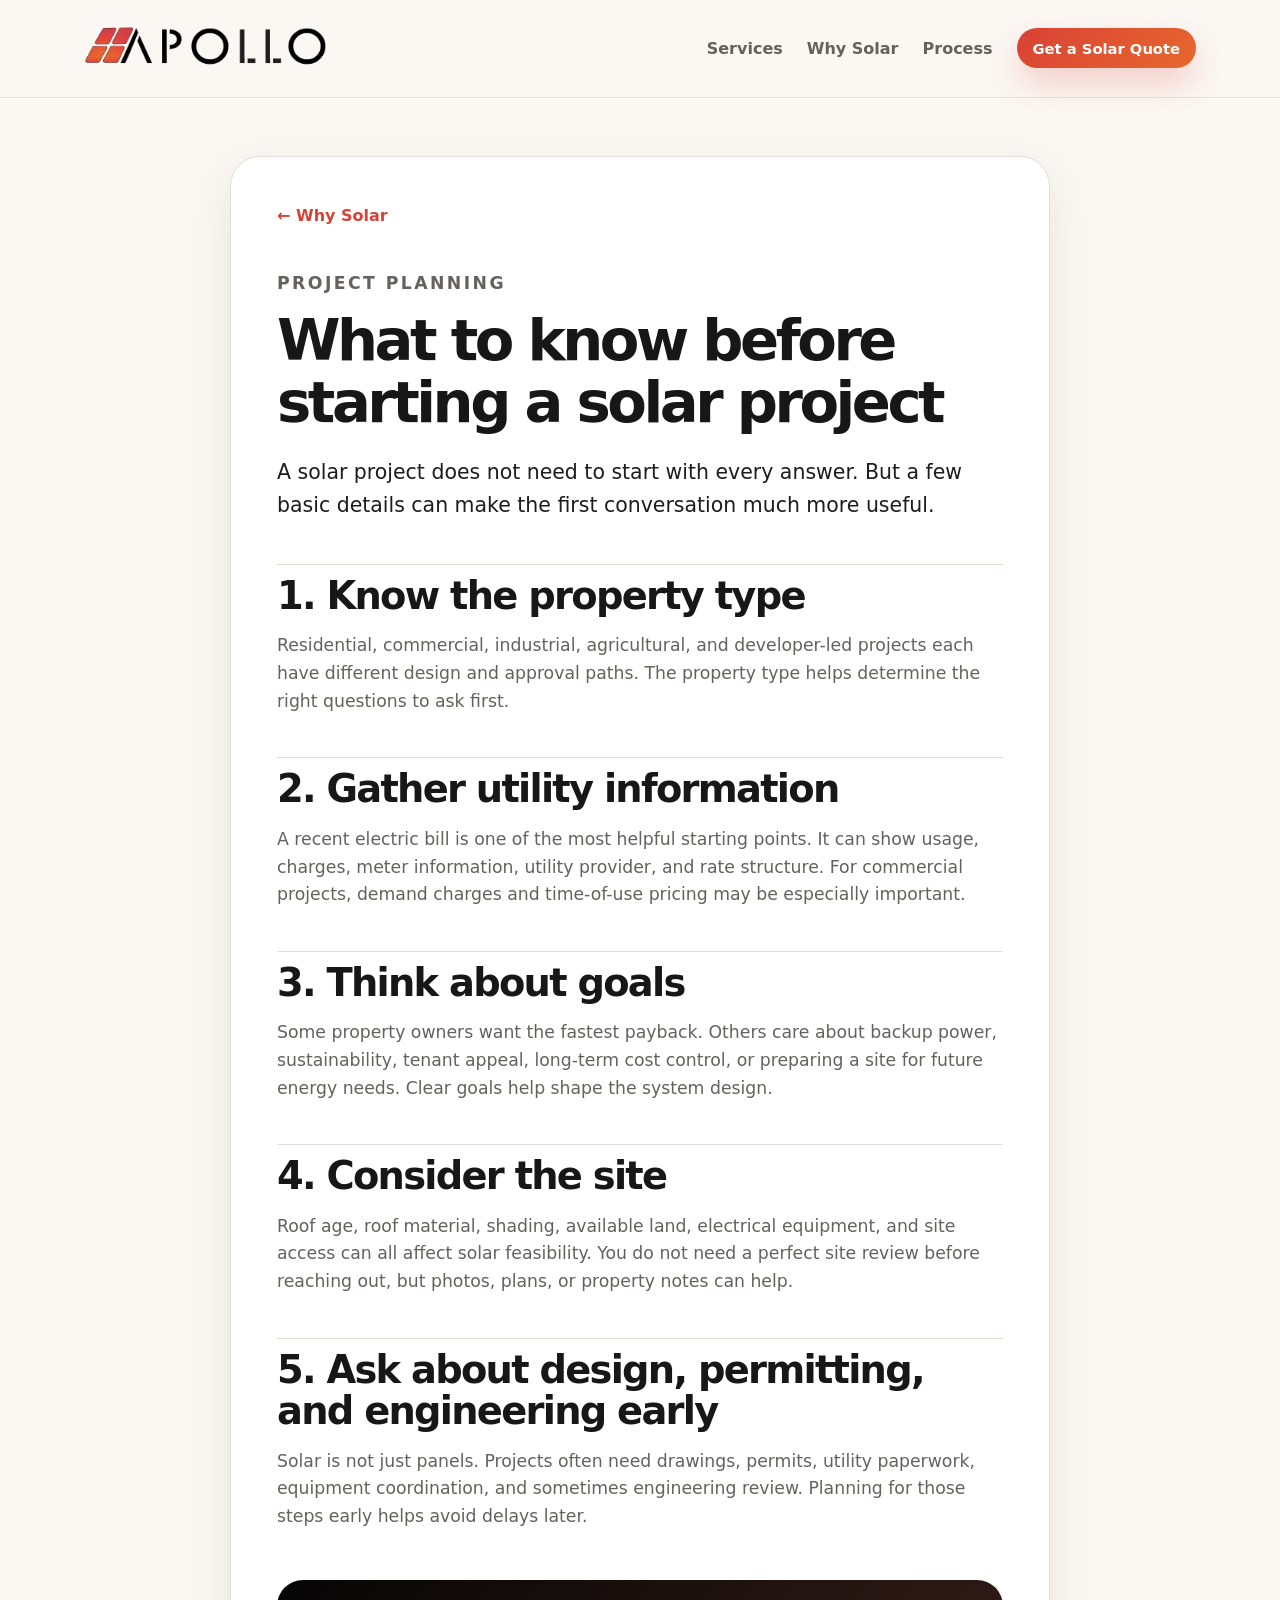
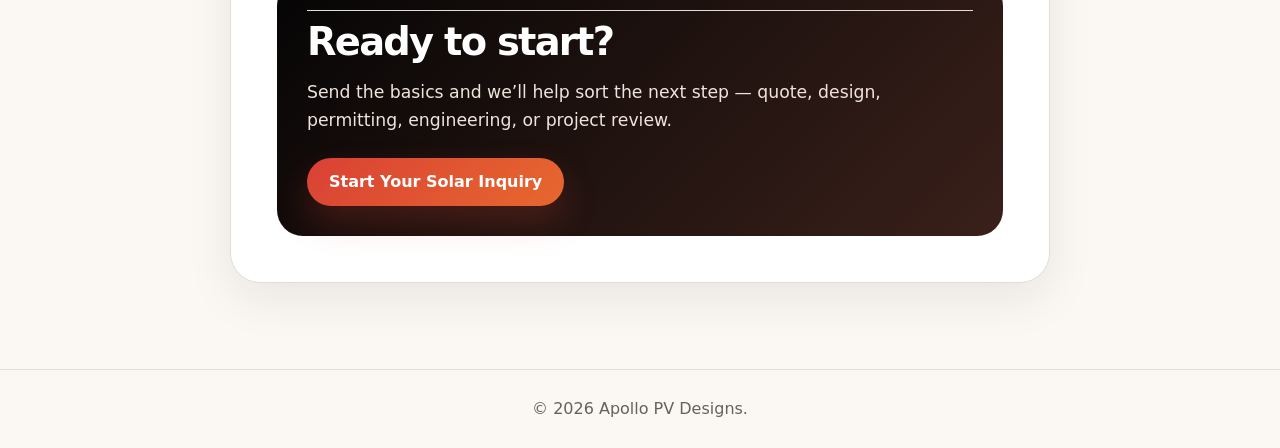
<file: blog/solar-project-starting-point.html>
<!doctype html>
<html lang="en">
  <head>
    <meta charset="utf-8" />
    <meta name="viewport" content="width=device-width, initial-scale=1" />
    <title>What to Know Before Starting a Solar Project | Apollo PV Designs</title>
    <meta name="description" content="A simple checklist for homeowners and businesses preparing to start a solar installation or design project." />
    <link rel="stylesheet" href="../styles.css" />
  </head>
  <body>
    <header class="site-header">
      <nav class="nav" aria-label="Primary navigation">
        <a class="brand" href="../index.html#top" aria-label="Apollo PV Designs home">
          <img class="brand-logo" src="../assets/logo-transparent.png" alt="Apollo PV Designs" />
        </a>
        <div class="nav-links">
          <a href="../index.html#services">Services</a>
          <a href="index.html">Why Solar</a>
          <a href="../index.html#process">Process</a>
          <a class="button button-small" href="../index.html#contact">Get a Solar Quote</a>
        </div>
      </nav>
    </header>
    <main>
      <article class="article">
        <a class="text-link" href="index.html">← Why Solar</a>
        <p class="eyebrow">Project planning</p>
        <h1>What to know before starting a solar project</h1>
        <p class="article-lead">A solar project does not need to start with every answer. But a few basic details can make the first conversation much more useful.</p>

        <h2>1. Know the property type</h2>
        <p>Residential, commercial, industrial, agricultural, and developer-led projects each have different design and approval paths. The property type helps determine the right questions to ask first.</p>

        <h2>2. Gather utility information</h2>
        <p>A recent electric bill is one of the most helpful starting points. It can show usage, charges, meter information, utility provider, and rate structure. For commercial projects, demand charges and time-of-use pricing may be especially important.</p>

        <h2>3. Think about goals</h2>
        <p>Some property owners want the fastest payback. Others care about backup power, sustainability, tenant appeal, long-term cost control, or preparing a site for future energy needs. Clear goals help shape the system design.</p>

        <h2>4. Consider the site</h2>
        <p>Roof age, roof material, shading, available land, electrical equipment, and site access can all affect solar feasibility. You do not need a perfect site review before reaching out, but photos, plans, or property notes can help.</p>

        <h2>5. Ask about design, permitting, and engineering early</h2>
        <p>Solar is not just panels. Projects often need drawings, permits, utility paperwork, equipment coordination, and sometimes engineering review. Planning for those steps early helps avoid delays later.</p>

        <div class="article-callout"><h2>Ready to start?</h2><p>Send the basics and we’ll help sort the next step — quote, design, permitting, engineering, or project review.</p><a class="button" href="../index.html#contact">Start Your Solar Inquiry</a></div>
      </article>
    </main>
    <footer class="footer"><p>© <span id="year"></span> Apollo PV Designs.</p></footer><script>document.getElementById('year').textContent = new Date().getFullYear();</script>
  </body>
</html>
</file>
<file: styles.css>
:root {
  color-scheme: light;
  --charcoal: #171717;
  --black: #050505;
  --solar-red: #d94135;
  --solar-orange: #e7682e;
  --warm-gray: #f5f1ed;
  --soft-red: #fff0ed;
  --ink: #1d1d1d;
  --muted: #65615d;
  --line: #e3ddd7;
  --bg: #fbf8f4;
  --white: #ffffff;
  --shadow: 0 24px 70px rgba(23, 23, 23, 0.13);
}

* { box-sizing: border-box; }
html { scroll-behavior: smooth; }
body {
  margin: 0;
  font-family: Inter, ui-sans-serif, system-ui, -apple-system, BlinkMacSystemFont, "Segoe UI", sans-serif;
  color: var(--ink);
  background: var(--bg);
  line-height: 1.6;
}

a { color: inherit; text-decoration: none; }

.site-header {
  position: sticky;
  top: 0;
  z-index: 20;
  background: rgba(251, 248, 244, 0.92);
  backdrop-filter: blur(14px);
  border-bottom: 1px solid rgba(227, 221, 215, 0.85);
}

.nav {
  max-width: 1160px;
  margin: 0 auto;
  padding: 18px 24px;
  display: flex;
  align-items: center;
  justify-content: space-between;
  gap: 24px;
}

.brand {
  display: inline-flex;
  align-items: center;
}

.brand-logo {
  display: block;
  width: min(245px, 52vw);
  height: auto;
}

.nav-links { display: flex; align-items: center; gap: 24px; color: var(--muted); font-weight: 650; }
.nav-links a:hover { color: var(--solar-red); }

.button {
  display: inline-flex;
  align-items: center;
  justify-content: center;
  min-height: 48px;
  padding: 0 22px;
  border-radius: 999px;
  background: linear-gradient(135deg, var(--solar-red), var(--solar-orange));
  color: var(--white);
  font-weight: 800;
  box-shadow: 0 16px 34px rgba(217, 65, 53, 0.24);
}
.button:hover { transform: translateY(-1px); }
.button-secondary { background: var(--white); color: var(--solar-red); border: 1px solid var(--line); box-shadow: none; }
.button-small { min-height: 40px; padding: 0 16px; font-size: 0.92rem; }

.hero {
  max-width: 1160px;
  margin: 0 auto;
  padding: 86px 24px 70px;
  display: grid;
  grid-template-columns: minmax(0, 1.35fr) minmax(280px, 0.65fr);
  gap: 42px;
  align-items: center;
}

.eyebrow {
  margin: 0 0 12px;
  color: var(--solar-red);
  text-transform: uppercase;
  font-size: 0.78rem;
  font-weight: 900;
  letter-spacing: 0.14em;
}

h1, h2, h3 { color: var(--charcoal); line-height: 1.08; margin: 0; }
h1 { font-size: clamp(2.5rem, 6vw, 5.4rem); letter-spacing: -0.06em; max-width: 920px; }
h2 { font-size: clamp(2rem, 4vw, 3.3rem); letter-spacing: -0.045em; }
h3 { font-size: 1.25rem; }
p { margin: 0; }

.hero-copy {
  margin-top: 24px;
  max-width: 720px;
  font-size: 1.22rem;
  color: var(--muted);
}

.hero-actions { display: flex; flex-wrap: wrap; gap: 14px; margin-top: 34px; }
.trust-strip { display: flex; flex-wrap: wrap; gap: 10px; margin-top: 28px; }
.trust-strip span {
  border: 1px solid var(--line);
  border-radius: 999px;
  background: var(--white);
  color: var(--muted);
  font-size: 0.9rem;
  font-weight: 800;
  padding: 8px 12px;
}

.hero-card {
  background: var(--white);
  border: 1px solid var(--line);
  border-radius: 30px;
  padding: 34px;
  box-shadow: var(--shadow);
}
.hero-logo {
  display: block;
  width: 100%;
  max-width: 340px;
  height: auto;
  margin: 0 0 28px;
}
.hero-card h2 { font-size: 1.65rem; margin-bottom: 22px; }
ul { padding-left: 1.2rem; margin: 0; }
.hero-card li { margin: 12px 0; color: var(--muted); }
.hero-card-button { width: 100%; margin-top: 26px; }

.section { max-width: 1160px; margin: 0 auto; padding: 78px 24px; }
.section-heading { max-width: 760px; margin-bottom: 34px; }
.section-heading p:not(.eyebrow) { color: var(--muted); font-size: 1.08rem; margin-top: 16px; }

.grid { display: grid; gap: 18px; }
.cards { grid-template-columns: repeat(3, minmax(0, 1fr)); }
.card {
  background: var(--white);
  border: 1px solid var(--line);
  border-radius: 24px;
  padding: 26px;
  min-height: 170px;
}
.card p { color: var(--muted); margin-top: 12px; }
.card .text-link { display: inline-block; margin-top: 18px; }
.card-feature {
  border-color: rgba(217, 65, 53, 0.28);
  background: linear-gradient(180deg, var(--white), var(--soft-red));
  box-shadow: 0 18px 46px rgba(217, 65, 53, 0.1);
}
.card-feature h3 { color: var(--solar-red); }

.split {
  display: grid;
  grid-template-columns: 0.85fr 1.15fr;
  gap: 52px;
  align-items: start;
  background: linear-gradient(135deg, var(--black), #2b2420);
  color: var(--white);
  max-width: none;
  padding-left: max(24px, calc((100vw - 1160px) / 2 + 24px));
  padding-right: max(24px, calc((100vw - 1160px) / 2 + 24px));
}
.split h2 { color: var(--white); }
.split p, .split li { color: #efe4dc; }
.split-button { margin-top: 28px; }
.check-list { margin-top: 22px; list-style: none; padding: 0; }
.check-list li { margin: 12px 0; padding-left: 28px; position: relative; }
.check-list li::before { content: "✓"; position: absolute; left: 0; color: var(--solar-orange); font-weight: 900; }

.steps { display: grid; grid-template-columns: repeat(3, minmax(0, 1fr)); gap: 18px; }
.step { background: var(--white); border: 1px solid var(--line); border-radius: 24px; padding: 28px; }
.step span { display: inline-grid; place-items: center; width: 42px; height: 42px; border-radius: 50%; background: var(--soft-red); color: var(--solar-red); font-weight: 900; margin-bottom: 22px; }
.step p { color: var(--muted); margin-top: 12px; }

.blog-preview { padding-top: 64px; }
.insight-cards { grid-template-columns: repeat(3, minmax(0, 1fr)); }
.insights-button { margin-top: 28px; }
.text-link { color: var(--solar-red); font-weight: 900; }
.text-link:hover { color: var(--solar-orange); }

.topic-page {
  max-width: 1080px;
  margin: 0 auto;
  padding: 78px 24px 92px;
}
.topic-header {
  border-bottom: 1px solid var(--line);
  padding-bottom: 34px;
  margin-bottom: 34px;
}
.topic-header h1 { font-size: clamp(2.7rem, 6vw, 5.4rem); max-width: 920px; }
.topic-header p:not(.eyebrow) { max-width: 760px; margin-top: 20px; color: var(--muted); font-size: 1.2rem; }
.featured-article {
  border-bottom: 1px solid var(--line);
  padding-bottom: 34px;
  margin-bottom: 34px;
}
.featured-link {
  display: grid;
  grid-template-columns: 0.32fr 1fr;
  gap: 34px;
  padding: 34px;
  border-radius: 30px;
  background: linear-gradient(135deg, var(--white), var(--soft-red));
  border: 1px solid rgba(217, 65, 53, 0.22);
  box-shadow: 0 18px 50px rgba(23, 23, 23, 0.08);
}
.featured-link:hover h2, .article-row a:hover h3 { color: var(--solar-red); }
.featured-label {
  min-height: 220px;
  border-radius: 24px;
  background: linear-gradient(135deg, var(--solar-red), var(--solar-orange));
  color: var(--white);
  display: grid;
  place-items: center;
  text-transform: uppercase;
  letter-spacing: 0.14em;
  font-weight: 950;
}
.featured-content h2 { font-size: clamp(2rem, 4vw, 3.35rem); margin: 10px 0 16px; }
.featured-content p:not(.blog-meta) { color: var(--muted); font-size: 1.12rem; max-width: 680px; }
.featured-content .text-link { display: inline-block; margin-top: 22px; }
.article-list-heading {
  display: flex;
  justify-content: space-between;
  gap: 24px;
  align-items: end;
  margin-bottom: 10px;
}
.article-list-heading h2 { font-size: clamp(1.8rem, 3vw, 2.7rem); }
.article-list-heading p { max-width: 420px; color: var(--muted); }
.article-list { display: grid; }
.article-row { border-bottom: 1px solid var(--line); }
.article-row a {
  display: grid;
  grid-template-columns: 1fr auto;
  gap: 28px;
  align-items: center;
  padding: 28px 0;
}
.article-row h3 { font-size: clamp(1.35rem, 2.4vw, 2rem); margin: 7px 0 10px; }
.article-row p:not(.blog-meta) { color: var(--muted); max-width: 720px; }
.article-row span { color: var(--solar-red); font-weight: 900; white-space: nowrap; }
.blog-meta { color: var(--solar-red); text-transform: uppercase; letter-spacing: 0.12em; font-size: 0.76rem; font-weight: 900; }
.topic-cta {
  margin-top: 46px;
  padding: 34px;
  border-radius: 30px;
  background: linear-gradient(135deg, var(--black), #3a201a);
  color: var(--white);
  display: flex;
  justify-content: space-between;
  align-items: center;
  gap: 28px;
  box-shadow: var(--shadow);
}
.topic-cta h2 { color: var(--white); }
.topic-cta p:not(.eyebrow) { color: #efe4dc; margin-top: 10px; max-width: 620px; }
.article {
  max-width: 820px;
  margin: 0 auto;
  padding: 78px 24px 92px;
}
.why-solar-article { max-width: 900px; }
.article h1 { font-size: clamp(2.4rem, 5vw, 4.4rem); margin-top: 12px; }
.article h2 { font-size: clamp(1.65rem, 3vw, 2.4rem); margin-top: 42px; }
.article p { color: var(--muted); font-size: 1.08rem; margin-top: 16px; }
.article-lead { font-size: 1.28rem !important; color: var(--ink) !important; margin-top: 22px !important; }
.article-toc {
  margin: 34px 0 10px;
  padding: 24px;
  border: 1px solid var(--line);
  border-radius: 24px;
  background: var(--white);
  box-shadow: 0 12px 34px rgba(23, 23, 23, 0.05);
}
.article-toc p { margin: 0 0 12px; color: var(--charcoal); font-weight: 900; }
.article-toc ul {
  display: grid;
  grid-template-columns: repeat(2, minmax(0, 1fr));
  gap: 8px 22px;
  list-style: none;
  padding: 0;
}
.article-toc a { color: var(--solar-red); font-weight: 850; }
.article-section-card {
  margin-top: 28px;
  padding: 30px;
  border: 1px solid var(--line);
  border-radius: 28px;
  background: var(--white);
  box-shadow: 0 14px 42px rgba(23, 23, 23, 0.06);
}
.article-section-card h2 { margin-top: 8px; }
.article-section-card .text-link { display: inline-block; margin-top: 20px; }
.disclaimer {
  background: var(--soft-red);
  border: 1px solid rgba(217, 65, 53, 0.22);
  border-radius: 18px;
  padding: 16px;
  color: var(--charcoal) !important;
  font-weight: 750;
}
.article-callout {
  margin-top: 50px;
  padding: 30px;
  border-radius: 26px;
  background: linear-gradient(135deg, var(--black), #3a201a);
  color: var(--white);
}
.article-callout h2 { color: var(--white); margin-top: 0; }
.article-callout p { color: #efe4dc; }
.article-callout .button { margin-top: 24px; }

.clean-topic-page {
  max-width: 980px;
  padding-top: 70px;
}
.clean-topic-header {
  margin-bottom: 26px;
  padding-bottom: 26px;
}
.clean-topic-header h1 {
  font-size: clamp(2.4rem, 5vw, 4.6rem);
  letter-spacing: -0.055em;
}
.clean-article-list {
  display: grid;
  gap: 18px;
}
.clean-article-card {
  background: var(--white);
  border: 1px solid var(--line);
  border-radius: 26px;
  box-shadow: 0 12px 34px rgba(23, 23, 23, 0.06);
  transition: transform 0.18s ease, box-shadow 0.18s ease, border-color 0.18s ease;
}
.clean-article-card:hover {
  transform: translateY(-2px);
  border-color: rgba(217, 65, 53, 0.35);
  box-shadow: 0 18px 48px rgba(23, 23, 23, 0.1);
}
.clean-article-card a {
  display: block;
  padding: 28px;
}
.clean-article-card h2 {
  font-size: clamp(1.45rem, 3vw, 2.2rem);
  margin: 8px 0 12px;
  letter-spacing: -0.035em;
}
.clean-article-card p:not(.blog-meta) {
  color: var(--muted);
  max-width: 720px;
}
.clean-article-card .text-link {
  display: inline-block;
  margin-top: 18px;
}
.featured-clean-card {
  border-color: rgba(217, 65, 53, 0.28);
  background: linear-gradient(180deg, var(--white), var(--soft-red));
}
.clean-topic-cta {
  margin-top: 34px;
}
.article {
  max-width: 820px;
  margin: 58px auto 86px;
  padding: 46px;
  background: var(--white);
  border: 1px solid var(--line);
  border-radius: 30px;
  box-shadow: 0 16px 48px rgba(23, 23, 23, 0.08);
}
.article > .text-link:first-child {
  display: inline-block;
  margin-bottom: 26px;
}
.article h1 {
  font-size: clamp(2.15rem, 4.5vw, 4rem);
  max-width: 760px;
}
.article h2 {
  padding-top: 10px;
  border-top: 1px solid var(--line);
}
.article p {
  max-width: 720px;
}

.contact-section {
  max-width: 1160px;
  margin: 48px auto 86px;
  padding: 54px 28px;
  border-radius: 34px;
  background: linear-gradient(135deg, var(--black), #3a201a);
  color: var(--white);
  box-shadow: var(--shadow);
  display: grid;
  grid-template-columns: 0.85fr 1.15fr;
  gap: 36px;
  align-items: start;
}
.contact-section h2 { color: var(--white); }
.contact-copy p:not(.eyebrow) { color: #efe4dc; margin-top: 16px; }
.contact-note { font-weight: 800; }
.contact-form {
  background: var(--white);
  color: var(--ink);
  border-radius: 24px;
  padding: 26px;
  display: grid;
  grid-template-columns: repeat(2, minmax(0, 1fr));
  gap: 16px;
}
.contact-form label { display: grid; gap: 7px; font-weight: 800; color: var(--charcoal); }
.contact-form label:has(textarea), .contact-form button, .sms-consent { grid-column: 1 / -1; }
.contact-form input, .contact-form select, .contact-form textarea {
  width: 100%;
  border: 1px solid var(--line);
  border-radius: 14px;
  padding: 13px 14px;
  font: inherit;
  color: var(--ink);
  background: var(--bg);
}
.contact-form input:focus, .contact-form select:focus, .contact-form textarea:focus {
  outline: 3px solid rgba(217, 65, 53, 0.18);
  border-color: var(--solar-red);
}
.sms-consent { color: var(--muted); font-size: 0.88rem; line-height: 1.45; }
.hidden-field { display: none; }

.thank-you-page {
  min-height: 100vh;
  display: grid;
  place-items: center;
  padding: 24px;
}
.thank-you-card {
  max-width: 760px;
  background: var(--white);
  border: 1px solid var(--line);
  border-radius: 34px;
  padding: 46px;
  box-shadow: var(--shadow);
}
.thank-you-card p:not(.eyebrow) { color: var(--muted); margin: 18px 0 28px; }

.footer { border-top: 1px solid var(--line); padding: 26px 24px; text-align: center; color: var(--muted); }

@media (max-width: 860px) {
  .nav { align-items: flex-start; }
  .nav-links { display: none; }
  .hero, .split, .contact-section { grid-template-columns: 1fr; }
  .cards, .steps, .contact-form, .insight-cards, .blog-grid, .article-toc ul, .featured-link, .article-row a { grid-template-columns: 1fr; }
  .article-list-heading, .topic-cta { display: grid; }
  .featured-label { min-height: 120px; }
  .article { margin: 28px 14px 54px; padding: 28px 20px; border-radius: 22px; }
  .clean-article-card a { padding: 22px; }
  .hero { padding-top: 58px; }
}
</file>
